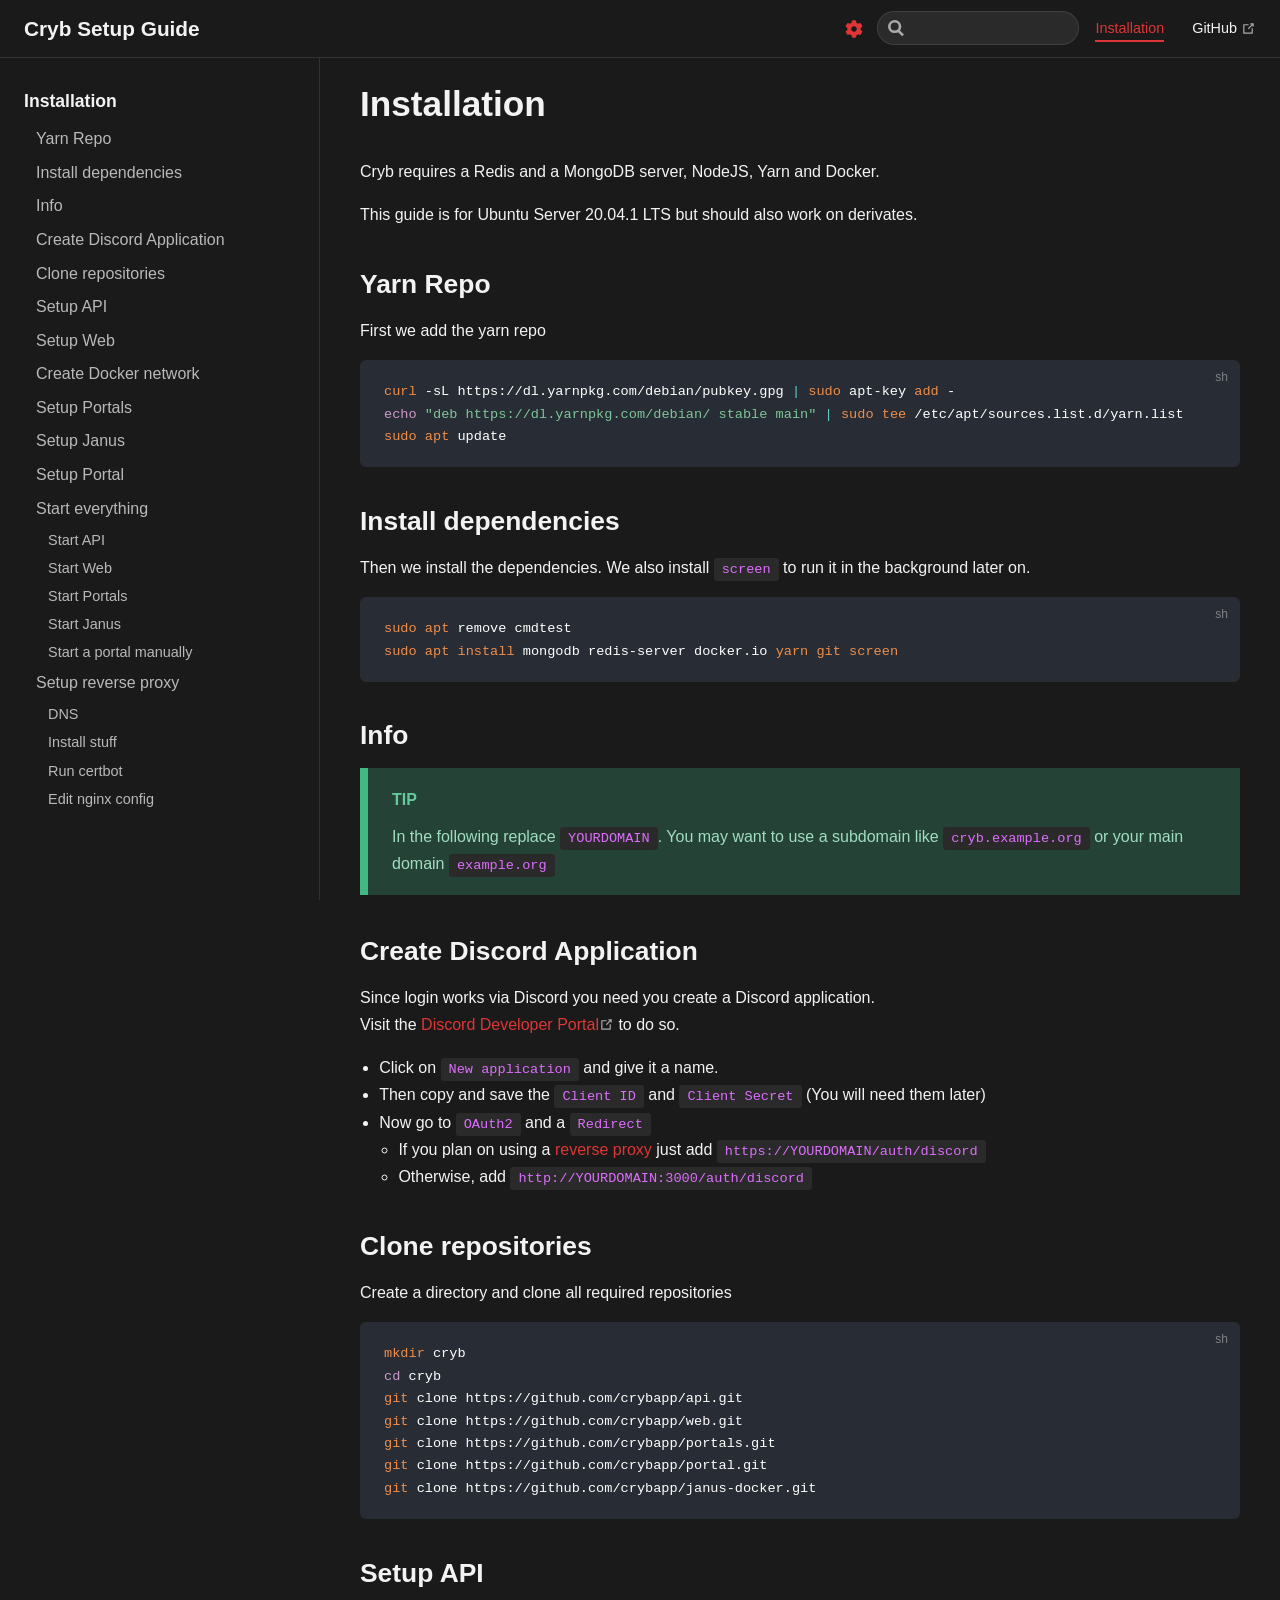
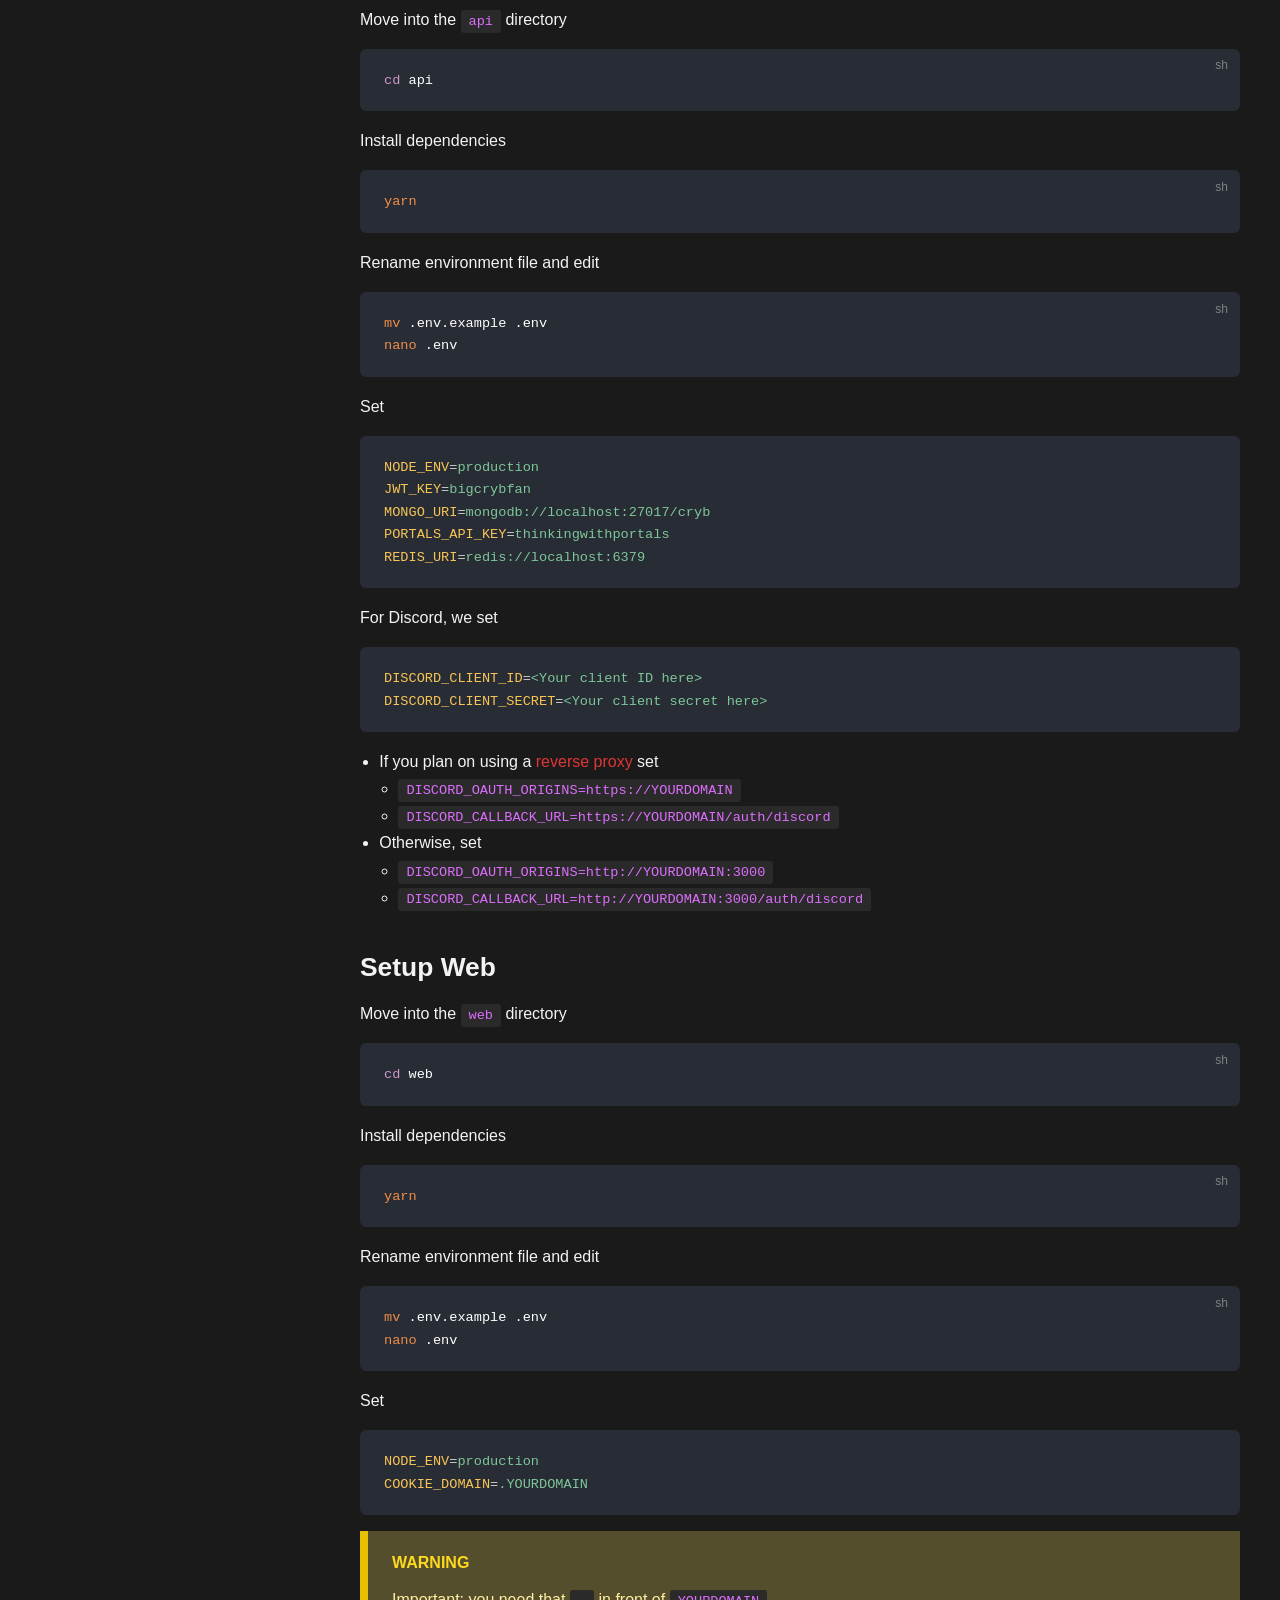
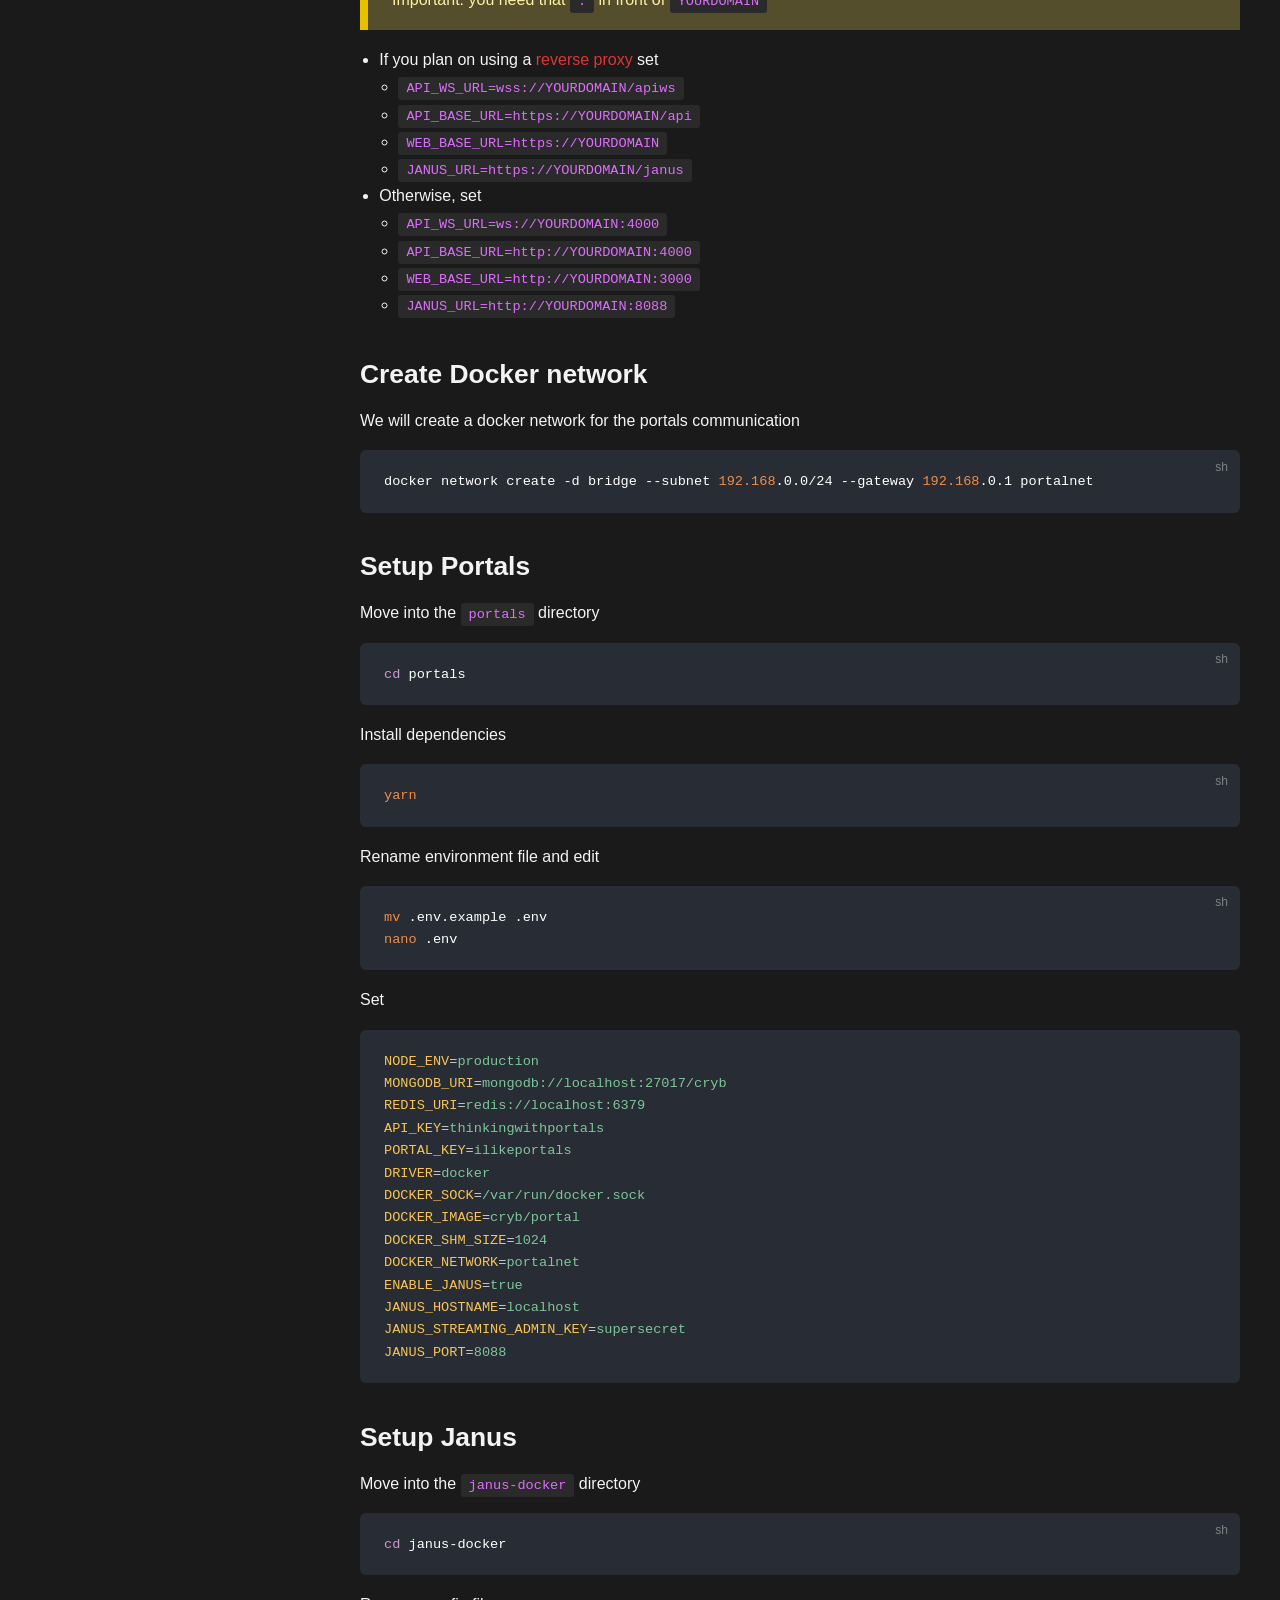
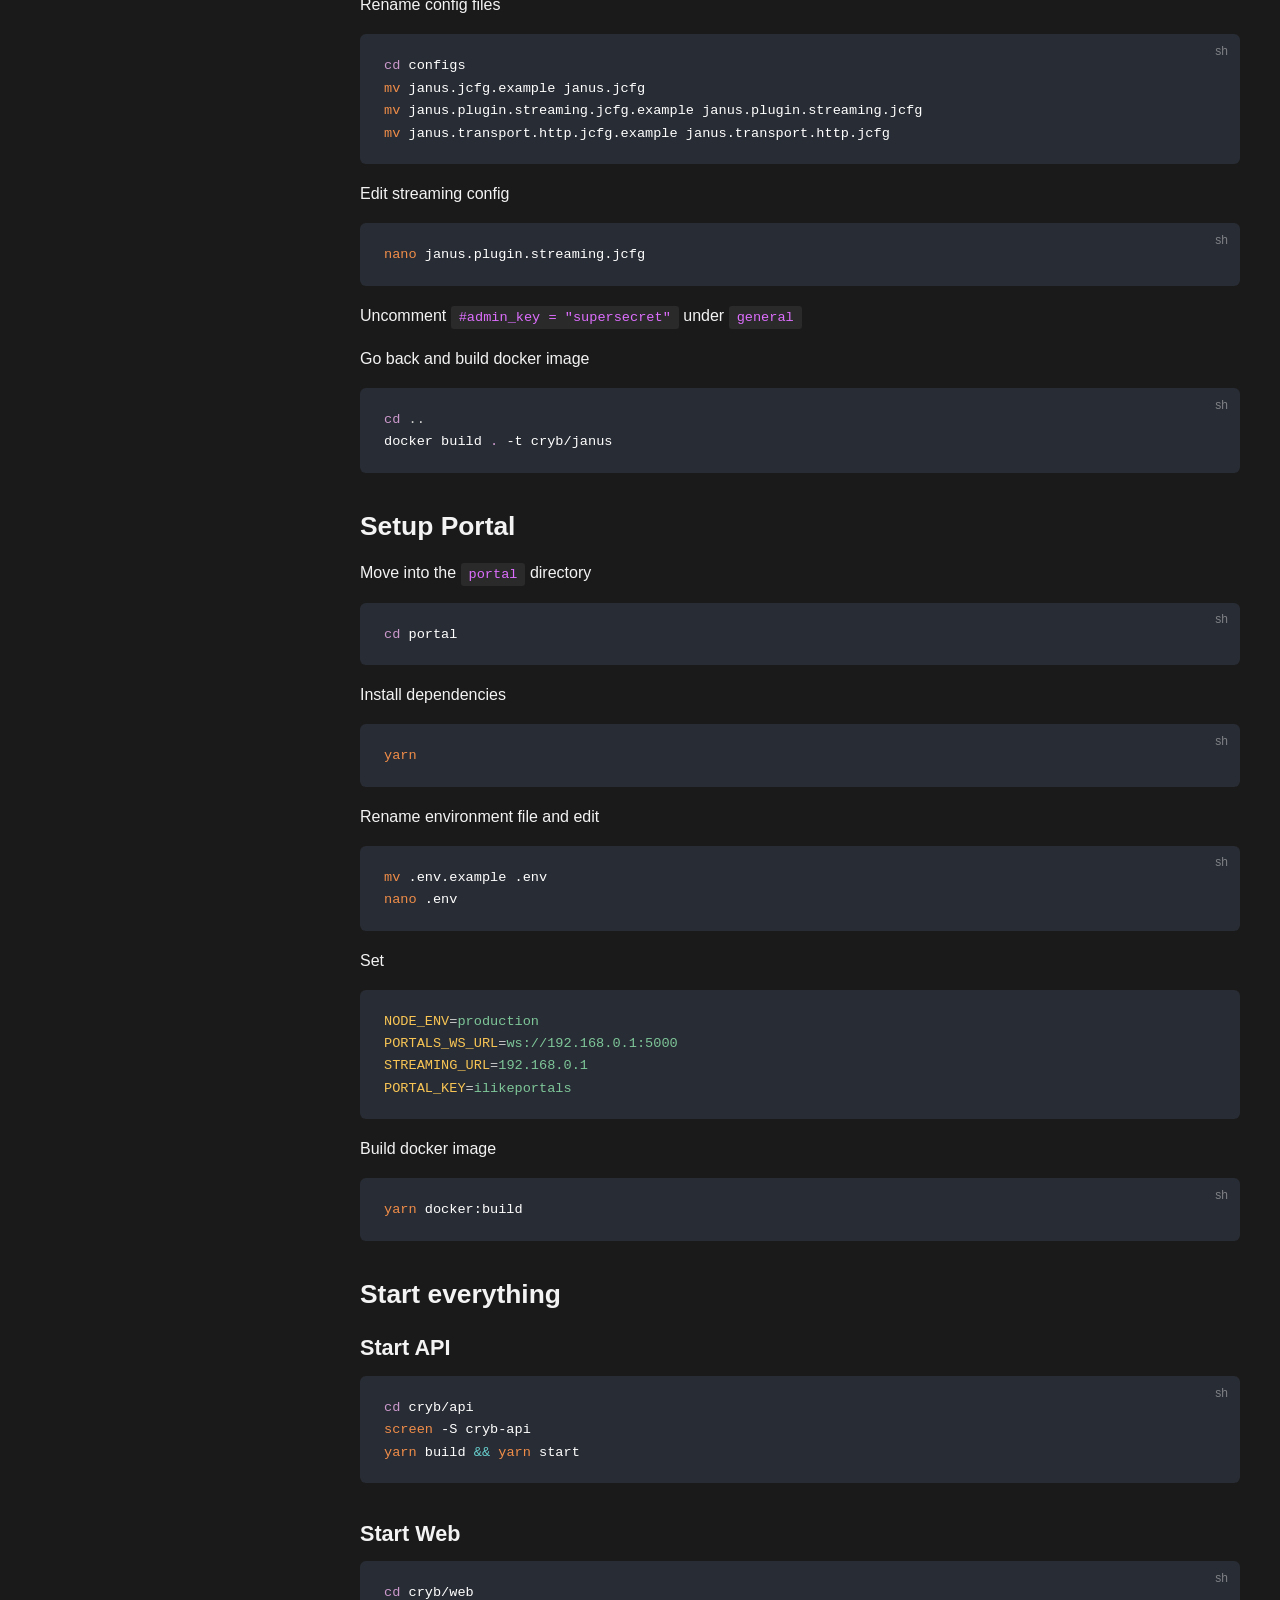
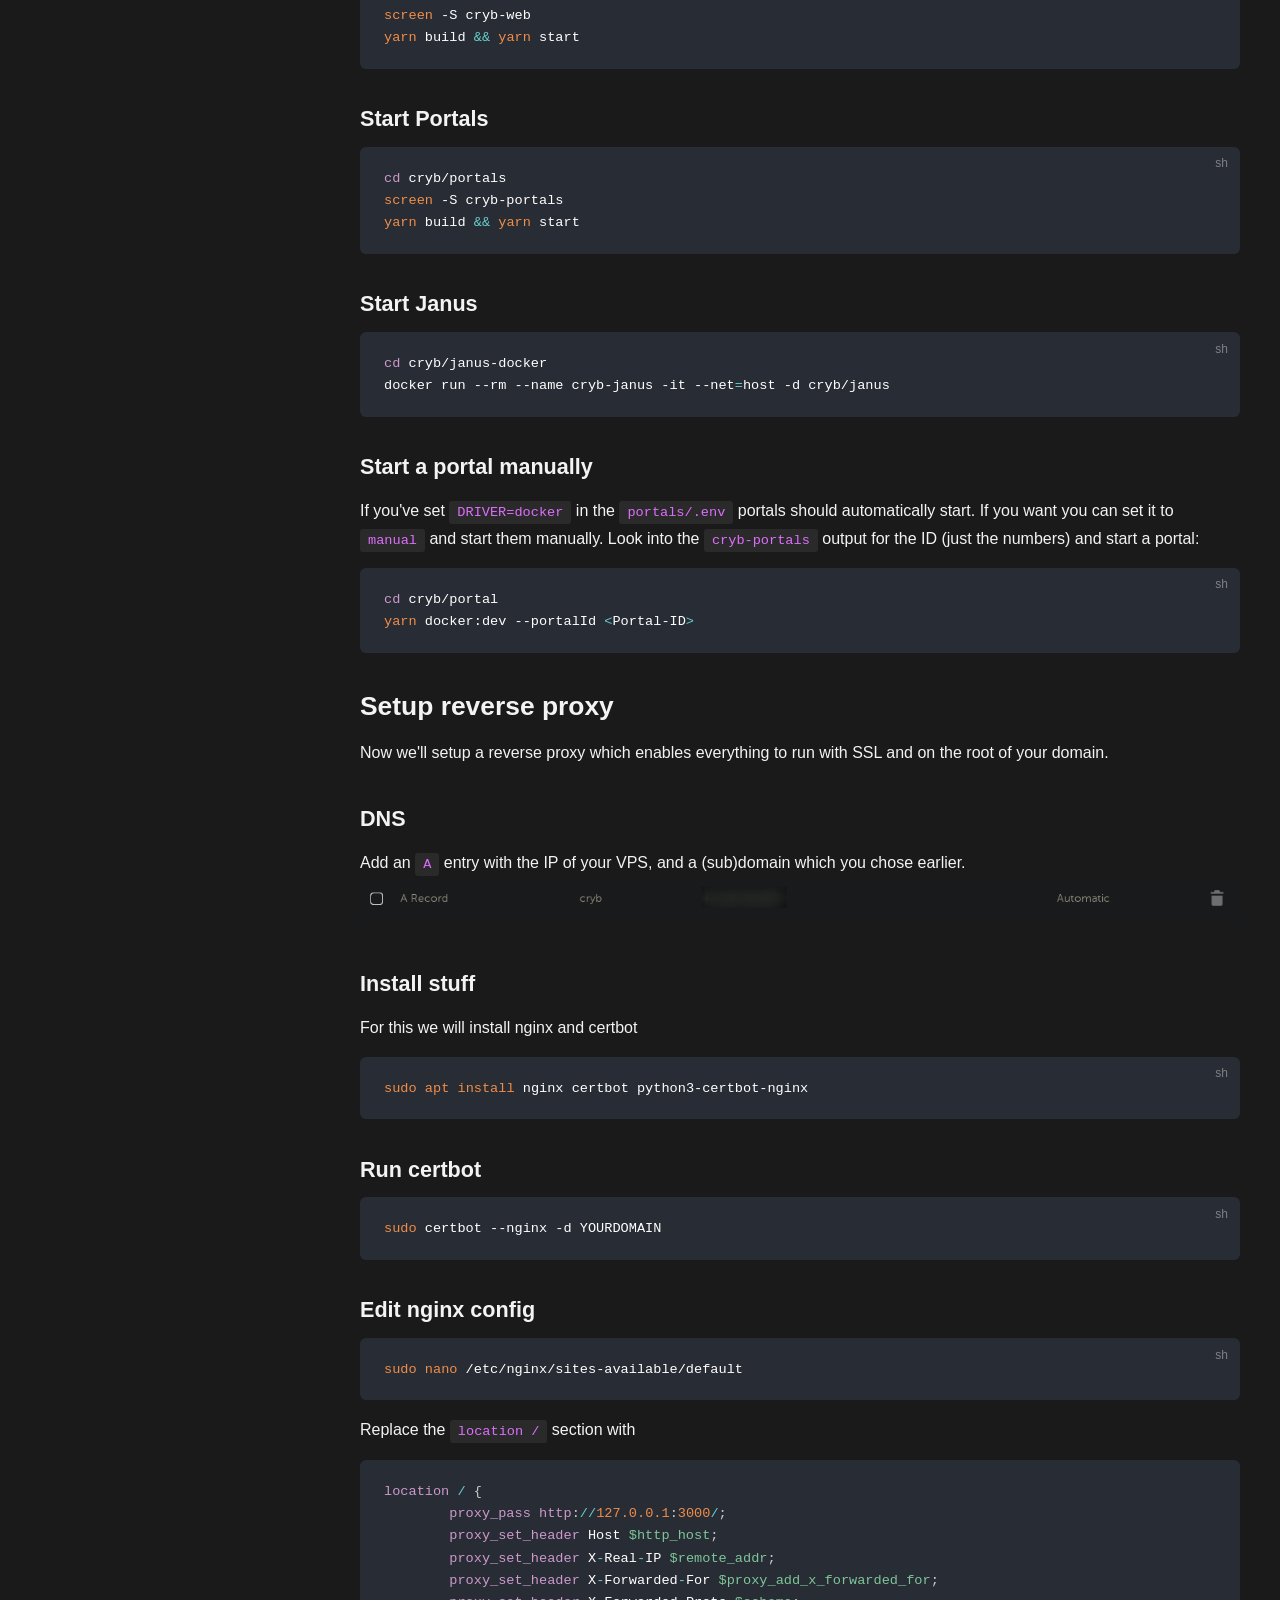
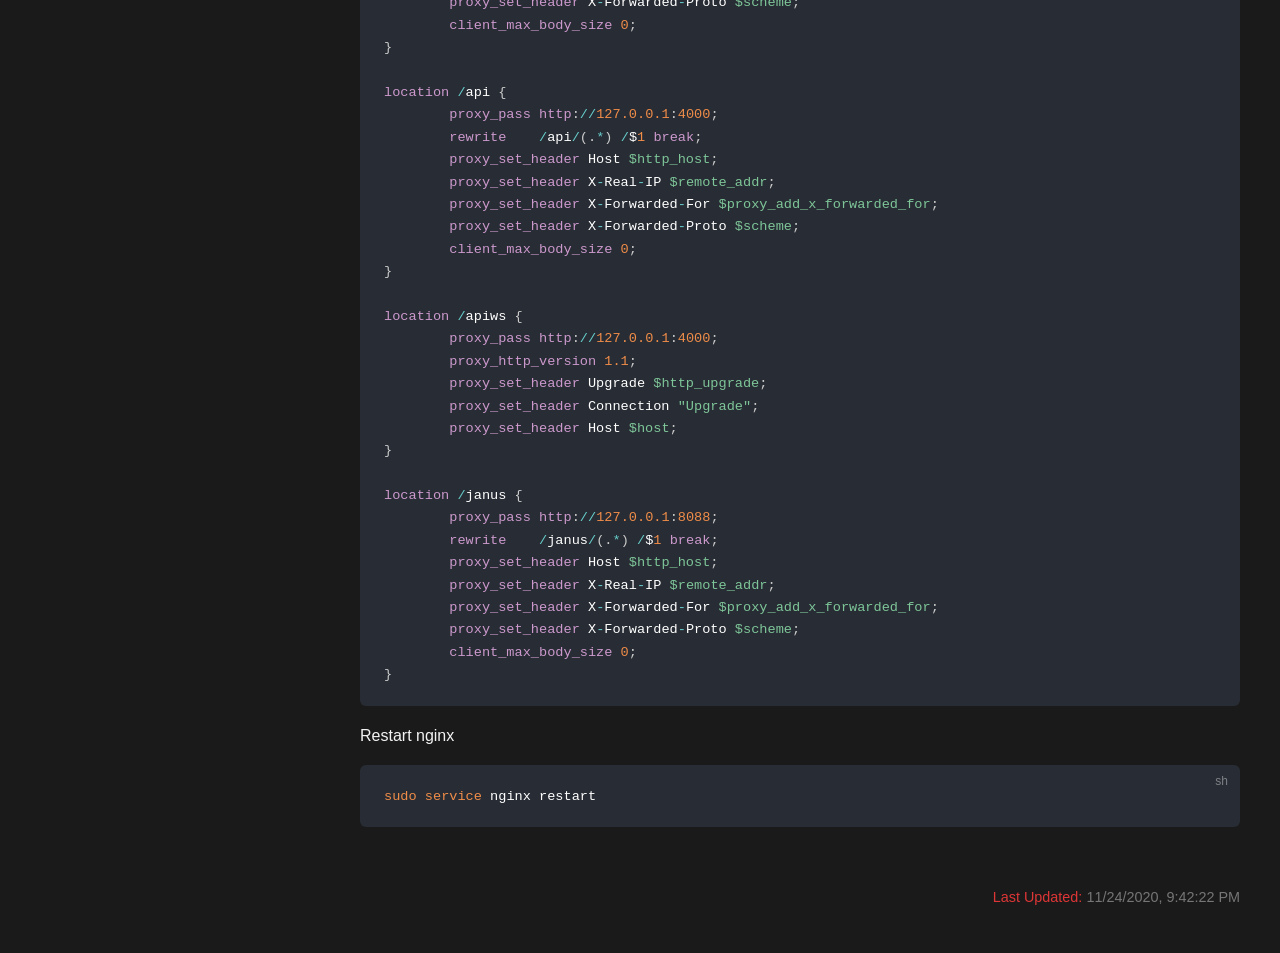
<file: installation/index.html>
<!DOCTYPE html>
<html lang="en-US">
  <head>
    <meta charset="utf-8">
    <meta name="viewport" content="width=device-width,initial-scale=1">
    <title>Installation | Cryb Setup Guide</title>
    <meta name="generator" content="VuePress 1.7.1">
    
    <meta name="description" content="My setup guide for Cryb">
    <meta name="theme-color" content="#3eaf7c">
    <meta name="apple-mobile-web-app-capable" content="yes">
    <meta name="apple-mobile-web-app-status-bar-style" content="black">
    <meta name="viewport" content="width=device-width, initial-scale=1">
    
    <link rel="preload" href="/assets/css/0.styles.5ed45e03.css" as="style"><link rel="preload" href="/assets/js/app.8caf2c07.js" as="script"><link rel="preload" href="/assets/js/2.c0fec68e.js" as="script"><link rel="preload" href="/assets/js/7.e1ebfb1e.js" as="script"><link rel="prefetch" href="/assets/js/3.9a941c4c.js"><link rel="prefetch" href="/assets/js/4.674e050c.js"><link rel="prefetch" href="/assets/js/5.f1f358ad.js"><link rel="prefetch" href="/assets/js/6.748a3d77.js"><link rel="prefetch" href="/assets/js/8.876753a0.js">
    <link rel="stylesheet" href="/assets/css/0.styles.5ed45e03.css">
  </head>
  <body>
    <div id="app" data-server-rendered="true"><div class="theme-container"><header class="navbar"><div class="sidebar-button"><svg xmlns="http://www.w3.org/2000/svg" aria-hidden="true" role="img" viewBox="0 0 448 512" class="icon"><path fill="currentColor" d="M436 124H12c-6.627 0-12-5.373-12-12V80c0-6.627 5.373-12 12-12h424c6.627 0 12 5.373 12 12v32c0 6.627-5.373 12-12 12zm0 160H12c-6.627 0-12-5.373-12-12v-32c0-6.627 5.373-12 12-12h424c6.627 0 12 5.373 12 12v32c0 6.627-5.373 12-12 12zm0 160H12c-6.627 0-12-5.373-12-12v-32c0-6.627 5.373-12 12-12h424c6.627 0 12 5.373 12 12v32c0 6.627-5.373 12-12 12z"></path></svg></div> <a href="/" class="home-link router-link-active"><!----> <span class="site-name">Cryb Setup Guide</span></a> <div class="links"><!----> <div class="user-settings"><a href="#" class="settings-button"><svg aria-hidden="true" data-prefix="fas" data-icon="cog" role="img" xmlns="http://www.w3.org/2000/svg" viewBox="0 0 512 512" class="svg-inline--fa fa-cog fa-w-16 settings-icon"><path fill="currentColor" d="M444.788 291.1l42.616 24.599c4.867 2.809 7.126 8.618 5.459 13.985-11.07 35.642-29.97 67.842-54.689 94.586a12.016 12.016 0 0 1-14.832 2.254l-42.584-24.595a191.577 191.577 0 0 1-60.759 35.13v49.182a12.01 12.01 0 0 1-9.377 11.718c-34.956 7.85-72.499 8.256-109.219.007-5.49-1.233-9.403-6.096-9.403-11.723v-49.184a191.555 191.555 0 0 1-60.759-35.13l-42.584 24.595a12.016 12.016 0 0 1-14.832-2.254c-24.718-26.744-43.619-58.944-54.689-94.586-1.667-5.366.592-11.175 5.459-13.985L67.212 291.1a193.48 193.48 0 0 1 0-70.199l-42.616-24.599c-4.867-2.809-7.126-8.618-5.459-13.985 11.07-35.642 29.97-67.842 54.689-94.586a12.016 12.016 0 0 1 14.832-2.254l42.584 24.595a191.577 191.577 0 0 1 60.759-35.13V25.759a12.01 12.01 0 0 1 9.377-11.718c34.956-7.85 72.499-8.256 109.219-.007 5.49 1.233 9.403 6.096 9.403 11.723v49.184a191.555 191.555 0 0 1 60.759 35.13l42.584-24.595a12.016 12.016 0 0 1 14.832 2.254c24.718 26.744 43.619 58.944 54.689 94.586 1.667 5.366-.592 11.175-5.459 13.985L444.788 220.9a193.485 193.485 0 0 1 0 70.2zM336 256c0-44.112-35.888-80-80-80s-80 35.888-80 80 35.888 80 80 80 80-35.888 80-80z"></path></svg></a> <div class="user-settings-menu" style="display:none;"><div class="theme-options"><!----> <!----> <div class="dark-theme-options toggle-option"><label for="dark-theme-toggle">Enable Dark Theme?</label> <input id="dark-theme-toggle" type="checkbox"></div> <!----> <!----></div></div></div> <!----> <div class="search-box"><input aria-label="Search" autocomplete="off" spellcheck="false" value=""> <!----></div> <nav class="nav-links can-hide"><div class="nav-item"><a href="/installation/" aria-current="page" class="nav-link router-link-exact-active router-link-active">
  Installation
</a></div> <a href="https://github.com/D3SOX/cryb-guide" target="_blank" rel="noopener noreferrer" class="repo-link">
    GitHub
    <span><svg xmlns="http://www.w3.org/2000/svg" aria-hidden="true" focusable="false" x="0px" y="0px" viewBox="0 0 100 100" width="15" height="15" class="icon outbound"><path fill="currentColor" d="M18.8,85.1h56l0,0c2.2,0,4-1.8,4-4v-32h-8v28h-48v-48h28v-8h-32l0,0c-2.2,0-4,1.8-4,4v56C14.8,83.3,16.6,85.1,18.8,85.1z"></path> <polygon fill="currentColor" points="45.7,48.7 51.3,54.3 77.2,28.5 77.2,37.2 85.2,37.2 85.2,14.9 62.8,14.9 62.8,22.9 71.5,22.9"></polygon></svg> <span class="sr-only">(opens new window)</span></span></a></nav></div></header> <div class="sidebar-mask"></div> <aside class="sidebar"><nav class="nav-links"><div class="nav-item"><a href="/installation/" aria-current="page" class="nav-link router-link-exact-active router-link-active">
  Installation
</a></div> <a href="https://github.com/D3SOX/cryb-guide" target="_blank" rel="noopener noreferrer" class="repo-link">
    GitHub
    <span><svg xmlns="http://www.w3.org/2000/svg" aria-hidden="true" focusable="false" x="0px" y="0px" viewBox="0 0 100 100" width="15" height="15" class="icon outbound"><path fill="currentColor" d="M18.8,85.1h56l0,0c2.2,0,4-1.8,4-4v-32h-8v28h-48v-48h28v-8h-32l0,0c-2.2,0-4,1.8-4,4v56C14.8,83.3,16.6,85.1,18.8,85.1z"></path> <polygon fill="currentColor" points="45.7,48.7 51.3,54.3 77.2,28.5 77.2,37.2 85.2,37.2 85.2,14.9 62.8,14.9 62.8,22.9 71.5,22.9"></polygon></svg> <span class="sr-only">(opens new window)</span></span></a></nav>  <ul class="sidebar-links"><li><section class="sidebar-group depth-0"><p class="sidebar-heading open"><span>Installation</span> <!----></p> <ul class="sidebar-links sidebar-group-items"><li><a href="/installation/#yarn-repo" class="sidebar-link">Yarn Repo</a><ul class="sidebar-sub-headers"></ul></li><li><a href="/installation/#install-dependencies" class="sidebar-link">Install dependencies</a><ul class="sidebar-sub-headers"></ul></li><li><a href="/installation/#info" class="sidebar-link">Info</a><ul class="sidebar-sub-headers"></ul></li><li><a href="/installation/#create-discord-application" class="sidebar-link">Create Discord Application</a><ul class="sidebar-sub-headers"></ul></li><li><a href="/installation/#clone-repositories" class="sidebar-link">Clone repositories</a><ul class="sidebar-sub-headers"></ul></li><li><a href="/installation/#setup-api" class="sidebar-link">Setup API</a><ul class="sidebar-sub-headers"></ul></li><li><a href="/installation/#setup-web" class="sidebar-link">Setup Web</a><ul class="sidebar-sub-headers"></ul></li><li><a href="/installation/#create-docker-network" class="sidebar-link">Create Docker network</a><ul class="sidebar-sub-headers"></ul></li><li><a href="/installation/#setup-portals" class="sidebar-link">Setup Portals</a><ul class="sidebar-sub-headers"></ul></li><li><a href="/installation/#setup-janus" class="sidebar-link">Setup Janus</a><ul class="sidebar-sub-headers"></ul></li><li><a href="/installation/#setup-portal" class="sidebar-link">Setup Portal</a><ul class="sidebar-sub-headers"></ul></li><li><a href="/installation/#start-everything" class="sidebar-link">Start everything</a><ul class="sidebar-sub-headers"><li class="sidebar-sub-header"><a href="/installation/#start-api" class="sidebar-link">Start API</a></li><li class="sidebar-sub-header"><a href="/installation/#start-web" class="sidebar-link">Start Web</a></li><li class="sidebar-sub-header"><a href="/installation/#start-portals" class="sidebar-link">Start Portals</a></li><li class="sidebar-sub-header"><a href="/installation/#start-janus" class="sidebar-link">Start Janus</a></li><li class="sidebar-sub-header"><a href="/installation/#start-a-portal-manually" class="sidebar-link">Start a portal manually</a></li></ul></li><li><a href="/installation/#setup-reverse-proxy" class="sidebar-link">Setup reverse proxy</a><ul class="sidebar-sub-headers"><li class="sidebar-sub-header"><a href="/installation/#dns" class="sidebar-link">DNS</a></li><li class="sidebar-sub-header"><a href="/installation/#install-stuff" class="sidebar-link">Install stuff</a></li><li class="sidebar-sub-header"><a href="/installation/#run-certbot" class="sidebar-link">Run certbot</a></li><li class="sidebar-sub-header"><a href="/installation/#edit-nginx-config" class="sidebar-link">Edit nginx config</a></li></ul></li></ul></section></li></ul> </aside> <main class="page"> <div class="theme-default-content content__default"><h1 id="installation"><a href="#installation" class="header-anchor">#</a> Installation</h1> <p>Cryb requires a Redis and a MongoDB server, NodeJS, Yarn and Docker.</p> <p>This guide is for Ubuntu Server 20.04.1 LTS but should also work on derivates.</p> <h2 id="yarn-repo"><a href="#yarn-repo" class="header-anchor">#</a> Yarn Repo</h2> <p>First we add the yarn repo</p> <div class="language-bash extra-class"><pre class="language-bash"><code><span class="token function">curl</span> -sL https://dl.yarnpkg.com/debian/pubkey.gpg <span class="token operator">|</span> <span class="token function">sudo</span> apt-key <span class="token function">add</span> -
<span class="token builtin class-name">echo</span> <span class="token string">&quot;deb https://dl.yarnpkg.com/debian/ stable main&quot;</span> <span class="token operator">|</span> <span class="token function">sudo</span> <span class="token function">tee</span> /etc/apt/sources.list.d/yarn.list
<span class="token function">sudo</span> <span class="token function">apt</span> update
</code></pre></div><h2 id="install-dependencies"><a href="#install-dependencies" class="header-anchor">#</a> Install dependencies</h2> <p>Then we install the dependencies. We also install <code>screen</code> to run it in the background later on.</p> <div class="language-bash extra-class"><pre class="language-bash"><code><span class="token function">sudo</span> <span class="token function">apt</span> remove cmdtest
<span class="token function">sudo</span> <span class="token function">apt</span> <span class="token function">install</span> mongodb redis-server docker.io <span class="token function">yarn</span> <span class="token function">git</span> <span class="token function">screen</span>
</code></pre></div><h2 id="info"><a href="#info" class="header-anchor">#</a> Info</h2> <div class="custom-block tip"><p class="custom-block-title">TIP</p> <p>In the following replace <code>YOURDOMAIN</code>. You may want to use a subdomain like <code>cryb.example.org</code> or your main domain <code>example.org</code></p></div> <h2 id="create-discord-application"><a href="#create-discord-application" class="header-anchor">#</a> Create Discord Application</h2> <p>Since login works via Discord you need you create a Discord application.<br>
Visit the <a href="https://discord.com/developers/applications" target="_blank" rel="noopener noreferrer">Discord Developer Portal<span><svg xmlns="http://www.w3.org/2000/svg" aria-hidden="true" focusable="false" x="0px" y="0px" viewBox="0 0 100 100" width="15" height="15" class="icon outbound"><path fill="currentColor" d="M18.8,85.1h56l0,0c2.2,0,4-1.8,4-4v-32h-8v28h-48v-48h28v-8h-32l0,0c-2.2,0-4,1.8-4,4v56C14.8,83.3,16.6,85.1,18.8,85.1z"></path> <polygon fill="currentColor" points="45.7,48.7 51.3,54.3 77.2,28.5 77.2,37.2 85.2,37.2 85.2,14.9 62.8,14.9 62.8,22.9 71.5,22.9"></polygon></svg> <span class="sr-only">(opens new window)</span></span></a> to do so.</p> <ul><li>Click on <code>New application</code> and give it a name.</li> <li>Then copy and save the <code>Client ID</code> and <code>Client Secret</code> (You will need them later)</li> <li>Now go to <code>OAuth2</code> and a <code>Redirect</code> <ul><li>If you plan on using a <a href="/installation/#setup-reverse-proxy">reverse proxy</a> just add <code>https://YOURDOMAIN/auth/discord</code></li> <li>Otherwise, add <code>http://YOURDOMAIN:3000/auth/discord</code></li></ul></li></ul> <h2 id="clone-repositories"><a href="#clone-repositories" class="header-anchor">#</a> Clone repositories</h2> <p>Create a directory and clone all required repositories</p> <div class="language-bash extra-class"><pre class="language-bash"><code><span class="token function">mkdir</span> cryb
<span class="token builtin class-name">cd</span> cryb
<span class="token function">git</span> clone https://github.com/crybapp/api.git
<span class="token function">git</span> clone https://github.com/crybapp/web.git
<span class="token function">git</span> clone https://github.com/crybapp/portals.git
<span class="token function">git</span> clone https://github.com/crybapp/portal.git
<span class="token function">git</span> clone https://github.com/crybapp/janus-docker.git
</code></pre></div><h2 id="setup-api"><a href="#setup-api" class="header-anchor">#</a> Setup API</h2> <p>Move into the <code>api</code> directory</p> <div class="language-bash extra-class"><pre class="language-bash"><code><span class="token builtin class-name">cd</span> api
</code></pre></div><p>Install dependencies</p> <div class="language-bash extra-class"><pre class="language-bash"><code><span class="token function">yarn</span>
</code></pre></div><p>Rename environment file and edit</p> <div class="language-bash extra-class"><pre class="language-bash"><code><span class="token function">mv</span> .env.example .env
<span class="token function">nano</span> .env
</code></pre></div><p>Set</p> <div class="language-ini extra-class"><pre class="language-ini"><code><span class="token constant">NODE_ENV</span><span class="token attr-value"><span class="token punctuation">=</span>production</span>
<span class="token constant">JWT_KEY</span><span class="token attr-value"><span class="token punctuation">=</span>bigcrybfan</span>
<span class="token constant">MONGO_URI</span><span class="token attr-value"><span class="token punctuation">=</span>mongodb://localhost:27017/cryb</span>
<span class="token constant">PORTALS_API_KEY</span><span class="token attr-value"><span class="token punctuation">=</span>thinkingwithportals</span>
<span class="token constant">REDIS_URI</span><span class="token attr-value"><span class="token punctuation">=</span>redis://localhost:6379</span>
</code></pre></div><p>For Discord, we set</p> <div class="language-ini extra-class"><pre class="language-ini"><code><span class="token constant">DISCORD_CLIENT_ID</span><span class="token attr-value"><span class="token punctuation">=</span>&lt;Your client ID here&gt;</span>
<span class="token constant">DISCORD_CLIENT_SECRET</span><span class="token attr-value"><span class="token punctuation">=</span>&lt;Your client secret here&gt;</span>
</code></pre></div><ul><li>If you plan on using a <a href="/installation/#setup-reverse-proxy">reverse proxy</a> set
<ul><li><code>DISCORD_OAUTH_ORIGINS=https://YOURDOMAIN</code></li> <li><code>DISCORD_CALLBACK_URL=https://YOURDOMAIN/auth/discord</code></li></ul></li> <li>Otherwise, set
<ul><li><code>DISCORD_OAUTH_ORIGINS=http://YOURDOMAIN:3000</code></li> <li><code>DISCORD_CALLBACK_URL=http://YOURDOMAIN:3000/auth/discord</code></li></ul></li></ul> <h2 id="setup-web"><a href="#setup-web" class="header-anchor">#</a> Setup Web</h2> <p>Move into the <code>web</code> directory</p> <div class="language-bash extra-class"><pre class="language-bash"><code><span class="token builtin class-name">cd</span> web
</code></pre></div><p>Install dependencies</p> <div class="language-bash extra-class"><pre class="language-bash"><code><span class="token function">yarn</span>
</code></pre></div><p>Rename environment file and edit</p> <div class="language-bash extra-class"><pre class="language-bash"><code><span class="token function">mv</span> .env.example .env
<span class="token function">nano</span> .env
</code></pre></div><p>Set</p> <div class="language-ini extra-class"><pre class="language-ini"><code><span class="token constant">NODE_ENV</span><span class="token attr-value"><span class="token punctuation">=</span>production</span>
<span class="token constant">COOKIE_DOMAIN</span><span class="token attr-value"><span class="token punctuation">=</span>.YOURDOMAIN</span>
</code></pre></div><div class="custom-block warning"><p class="custom-block-title">WARNING</p> <p>Important: you need that <code>.</code> in front of <code>YOURDOMAIN</code></p></div> <ul><li>If you plan on using a <a href="/installation/#setup-reverse-proxy">reverse proxy</a> set
<ul><li><code>API_WS_URL=wss://YOURDOMAIN/apiws</code></li> <li><code>API_BASE_URL=https://YOURDOMAIN/api</code></li> <li><code>WEB_BASE_URL=https://YOURDOMAIN</code></li> <li><code>JANUS_URL=https://YOURDOMAIN/janus</code></li></ul></li> <li>Otherwise, set
<ul><li><code>API_WS_URL=ws://YOURDOMAIN:4000</code></li> <li><code>API_BASE_URL=http://YOURDOMAIN:4000</code></li> <li><code>WEB_BASE_URL=http://YOURDOMAIN:3000</code></li> <li><code>JANUS_URL=http://YOURDOMAIN:8088</code></li></ul></li></ul> <h2 id="create-docker-network"><a href="#create-docker-network" class="header-anchor">#</a> Create Docker network</h2> <p>We will create a docker network for the portals communication</p> <div class="language-bash extra-class"><pre class="language-bash"><code>docker network create -d bridge --subnet <span class="token number">192.168</span>.0.0/24 --gateway <span class="token number">192.168</span>.0.1 portalnet
</code></pre></div><h2 id="setup-portals"><a href="#setup-portals" class="header-anchor">#</a> Setup Portals</h2> <p>Move into the <code>portals</code> directory</p> <div class="language-bash extra-class"><pre class="language-bash"><code><span class="token builtin class-name">cd</span> portals
</code></pre></div><p>Install dependencies</p> <div class="language-bash extra-class"><pre class="language-bash"><code><span class="token function">yarn</span>
</code></pre></div><p>Rename environment file and edit</p> <div class="language-bash extra-class"><pre class="language-bash"><code><span class="token function">mv</span> .env.example .env
<span class="token function">nano</span> .env
</code></pre></div><p>Set</p> <div class="language-ini extra-class"><pre class="language-ini"><code><span class="token constant">NODE_ENV</span><span class="token attr-value"><span class="token punctuation">=</span>production</span>
<span class="token constant">MONGODB_URI</span><span class="token attr-value"><span class="token punctuation">=</span>mongodb://localhost:27017/cryb</span>
<span class="token constant">REDIS_URI</span><span class="token attr-value"><span class="token punctuation">=</span>redis://localhost:6379</span>
<span class="token constant">API_KEY</span><span class="token attr-value"><span class="token punctuation">=</span>thinkingwithportals</span>
<span class="token constant">PORTAL_KEY</span><span class="token attr-value"><span class="token punctuation">=</span>ilikeportals</span>
<span class="token constant">DRIVER</span><span class="token attr-value"><span class="token punctuation">=</span>docker</span>
<span class="token constant">DOCKER_SOCK</span><span class="token attr-value"><span class="token punctuation">=</span>/var/run/docker.sock</span>
<span class="token constant">DOCKER_IMAGE</span><span class="token attr-value"><span class="token punctuation">=</span>cryb/portal</span>
<span class="token constant">DOCKER_SHM_SIZE</span><span class="token attr-value"><span class="token punctuation">=</span>1024</span>
<span class="token constant">DOCKER_NETWORK</span><span class="token attr-value"><span class="token punctuation">=</span>portalnet</span>
<span class="token constant">ENABLE_JANUS</span><span class="token attr-value"><span class="token punctuation">=</span>true</span>
<span class="token constant">JANUS_HOSTNAME</span><span class="token attr-value"><span class="token punctuation">=</span>localhost</span>
<span class="token constant">JANUS_STREAMING_ADMIN_KEY</span><span class="token attr-value"><span class="token punctuation">=</span>supersecret</span>
<span class="token constant">JANUS_PORT</span><span class="token attr-value"><span class="token punctuation">=</span>8088</span>
</code></pre></div><h2 id="setup-janus"><a href="#setup-janus" class="header-anchor">#</a> Setup Janus</h2> <p>Move into the <code>janus-docker</code> directory</p> <div class="language-bash extra-class"><pre class="language-bash"><code><span class="token builtin class-name">cd</span> janus-docker
</code></pre></div><p>Rename config files</p> <div class="language-bash extra-class"><pre class="language-bash"><code><span class="token builtin class-name">cd</span> configs
<span class="token function">mv</span> janus.jcfg.example janus.jcfg
<span class="token function">mv</span> janus.plugin.streaming.jcfg.example janus.plugin.streaming.jcfg
<span class="token function">mv</span> janus.transport.http.jcfg.example janus.transport.http.jcfg
</code></pre></div><p>Edit streaming config</p> <div class="language-bash extra-class"><pre class="language-bash"><code><span class="token function">nano</span> janus.plugin.streaming.jcfg
</code></pre></div><p>Uncomment <code>#admin_key = &quot;supersecret&quot;</code> under <code>general</code></p> <p>Go back and build docker image</p> <div class="language-bash extra-class"><pre class="language-bash"><code><span class="token builtin class-name">cd</span> <span class="token punctuation">..</span>
docker build <span class="token builtin class-name">.</span> -t cryb/janus
</code></pre></div><h2 id="setup-portal"><a href="#setup-portal" class="header-anchor">#</a> Setup Portal</h2> <p>Move into the <code>portal</code> directory</p> <div class="language-bash extra-class"><pre class="language-bash"><code><span class="token builtin class-name">cd</span> portal
</code></pre></div><p>Install dependencies</p> <div class="language-bash extra-class"><pre class="language-bash"><code><span class="token function">yarn</span>
</code></pre></div><p>Rename environment file and edit</p> <div class="language-bash extra-class"><pre class="language-bash"><code><span class="token function">mv</span> .env.example .env
<span class="token function">nano</span> .env
</code></pre></div><p>Set</p> <div class="language-ini extra-class"><pre class="language-ini"><code><span class="token constant">NODE_ENV</span><span class="token attr-value"><span class="token punctuation">=</span>production</span>
<span class="token constant">PORTALS_WS_URL</span><span class="token attr-value"><span class="token punctuation">=</span>ws://192.168.0.1:5000</span>
<span class="token constant">STREAMING_URL</span><span class="token attr-value"><span class="token punctuation">=</span>192.168.0.1</span>
<span class="token constant">PORTAL_KEY</span><span class="token attr-value"><span class="token punctuation">=</span>ilikeportals</span>
</code></pre></div><p>Build docker image</p> <div class="language-bash extra-class"><pre class="language-bash"><code><span class="token function">yarn</span> docker:build
</code></pre></div><h2 id="start-everything"><a href="#start-everything" class="header-anchor">#</a> Start everything</h2> <h3 id="start-api"><a href="#start-api" class="header-anchor">#</a> Start API</h3> <div class="language-bash extra-class"><pre class="language-bash"><code><span class="token builtin class-name">cd</span> cryb/api
<span class="token function">screen</span> -S cryb-api
<span class="token function">yarn</span> build <span class="token operator">&amp;&amp;</span> <span class="token function">yarn</span> start
</code></pre></div><h3 id="start-web"><a href="#start-web" class="header-anchor">#</a> Start Web</h3> <div class="language-bash extra-class"><pre class="language-bash"><code><span class="token builtin class-name">cd</span> cryb/web
<span class="token function">screen</span> -S cryb-web
<span class="token function">yarn</span> build <span class="token operator">&amp;&amp;</span> <span class="token function">yarn</span> start
</code></pre></div><h3 id="start-portals"><a href="#start-portals" class="header-anchor">#</a> Start Portals</h3> <div class="language-bash extra-class"><pre class="language-bash"><code><span class="token builtin class-name">cd</span> cryb/portals
<span class="token function">screen</span> -S cryb-portals
<span class="token function">yarn</span> build <span class="token operator">&amp;&amp;</span> <span class="token function">yarn</span> start
</code></pre></div><h3 id="start-janus"><a href="#start-janus" class="header-anchor">#</a> Start Janus</h3> <div class="language-bash extra-class"><pre class="language-bash"><code><span class="token builtin class-name">cd</span> cryb/janus-docker
docker run --rm --name cryb-janus -it --net<span class="token operator">=</span>host -d cryb/janus
</code></pre></div><h3 id="start-a-portal-manually"><a href="#start-a-portal-manually" class="header-anchor">#</a> Start a portal manually</h3> <p>If you've set <code>DRIVER=docker</code> in the <code>portals/.env</code> portals should automatically start. If you want you can set it to <code>manual</code> and start them manually.
Look into the <code>cryb-portals</code> output for the ID (just the numbers) and start a portal:</p> <div class="language-bash extra-class"><pre class="language-bash"><code><span class="token builtin class-name">cd</span> cryb/portal
<span class="token function">yarn</span> docker:dev --portalId <span class="token operator">&lt;</span>Portal-ID<span class="token operator">&gt;</span>
</code></pre></div><h2 id="setup-reverse-proxy"><a href="#setup-reverse-proxy" class="header-anchor">#</a> Setup reverse proxy</h2> <p>Now we'll setup a reverse proxy which enables everything to run with SSL and on the root of your domain.</p> <h3 id="dns"><a href="#dns" class="header-anchor">#</a> DNS</h3> <p>Add an <code>A</code> entry with the IP of your VPS, and a (sub)domain which you chose earlier.
<img src="[data-uri]" alt="DNS Setup"></p> <h3 id="install-stuff"><a href="#install-stuff" class="header-anchor">#</a> Install stuff</h3> <p>For this we will install nginx and certbot</p> <div class="language-bash extra-class"><pre class="language-bash"><code><span class="token function">sudo</span> <span class="token function">apt</span> <span class="token function">install</span> nginx certbot python3-certbot-nginx
</code></pre></div><h3 id="run-certbot"><a href="#run-certbot" class="header-anchor">#</a> Run certbot</h3> <div class="language-bash extra-class"><pre class="language-bash"><code><span class="token function">sudo</span> certbot --nginx -d YOURDOMAIN
</code></pre></div><h3 id="edit-nginx-config"><a href="#edit-nginx-config" class="header-anchor">#</a> Edit nginx config</h3> <div class="language-bash extra-class"><pre class="language-bash"><code><span class="token function">sudo</span> <span class="token function">nano</span> /etc/nginx/sites-available/default
</code></pre></div><p>Replace the <code>location /</code> section with</p> <div class="language-nginx extra-class"><pre class="language-nginx"><code><span class="token keyword">location</span> <span class="token operator">/</span> <span class="token punctuation">{</span>
        <span class="token keyword">proxy_pass</span> <span class="token keyword">http</span><span class="token punctuation">:</span><span class="token operator">/</span><span class="token operator">/</span><span class="token number">127.0</span><span class="token number">.0</span><span class="token number">.1</span><span class="token punctuation">:</span><span class="token number">3000</span><span class="token operator">/</span><span class="token punctuation">;</span>
        <span class="token keyword">proxy_set_header</span> Host <span class="token variable">$http_host</span><span class="token punctuation">;</span>
        <span class="token keyword">proxy_set_header</span> X<span class="token operator">-</span>Real<span class="token operator">-</span>IP <span class="token variable">$remote_addr</span><span class="token punctuation">;</span>
        <span class="token keyword">proxy_set_header</span> X<span class="token operator">-</span>Forwarded<span class="token operator">-</span>For <span class="token variable">$proxy_add_x_forwarded_for</span><span class="token punctuation">;</span>
        <span class="token keyword">proxy_set_header</span> X<span class="token operator">-</span>Forwarded<span class="token operator">-</span>Proto <span class="token variable">$scheme</span><span class="token punctuation">;</span>
        <span class="token keyword">client_max_body_size</span> <span class="token number">0</span><span class="token punctuation">;</span>
<span class="token punctuation">}</span>

<span class="token keyword">location</span> <span class="token operator">/</span>api <span class="token punctuation">{</span>
        <span class="token keyword">proxy_pass</span> <span class="token keyword">http</span><span class="token punctuation">:</span><span class="token operator">/</span><span class="token operator">/</span><span class="token number">127.0</span><span class="token number">.0</span><span class="token number">.1</span><span class="token punctuation">:</span><span class="token number">4000</span><span class="token punctuation">;</span>
        <span class="token keyword">rewrite</span>    <span class="token operator">/</span>api<span class="token operator">/</span><span class="token punctuation">(</span><span class="token punctuation">.</span><span class="token operator">*</span><span class="token punctuation">)</span> <span class="token operator">/</span>$<span class="token number">1</span> <span class="token keyword">break</span><span class="token punctuation">;</span>
        <span class="token keyword">proxy_set_header</span> Host <span class="token variable">$http_host</span><span class="token punctuation">;</span>
        <span class="token keyword">proxy_set_header</span> X<span class="token operator">-</span>Real<span class="token operator">-</span>IP <span class="token variable">$remote_addr</span><span class="token punctuation">;</span>
        <span class="token keyword">proxy_set_header</span> X<span class="token operator">-</span>Forwarded<span class="token operator">-</span>For <span class="token variable">$proxy_add_x_forwarded_for</span><span class="token punctuation">;</span>
        <span class="token keyword">proxy_set_header</span> X<span class="token operator">-</span>Forwarded<span class="token operator">-</span>Proto <span class="token variable">$scheme</span><span class="token punctuation">;</span>
        <span class="token keyword">client_max_body_size</span> <span class="token number">0</span><span class="token punctuation">;</span>
<span class="token punctuation">}</span>

<span class="token keyword">location</span> <span class="token operator">/</span>apiws <span class="token punctuation">{</span>
        <span class="token keyword">proxy_pass</span> <span class="token keyword">http</span><span class="token punctuation">:</span><span class="token operator">/</span><span class="token operator">/</span><span class="token number">127.0</span><span class="token number">.0</span><span class="token number">.1</span><span class="token punctuation">:</span><span class="token number">4000</span><span class="token punctuation">;</span>
        <span class="token keyword">proxy_http_version</span> <span class="token number">1.1</span><span class="token punctuation">;</span>
        <span class="token keyword">proxy_set_header</span> Upgrade <span class="token variable">$http_upgrade</span><span class="token punctuation">;</span>
        <span class="token keyword">proxy_set_header</span> Connection <span class="token string">&quot;Upgrade&quot;</span><span class="token punctuation">;</span>
        <span class="token keyword">proxy_set_header</span> Host <span class="token variable">$host</span><span class="token punctuation">;</span>
<span class="token punctuation">}</span>

<span class="token keyword">location</span> <span class="token operator">/</span>janus <span class="token punctuation">{</span>
        <span class="token keyword">proxy_pass</span> <span class="token keyword">http</span><span class="token punctuation">:</span><span class="token operator">/</span><span class="token operator">/</span><span class="token number">127.0</span><span class="token number">.0</span><span class="token number">.1</span><span class="token punctuation">:</span><span class="token number">8088</span><span class="token punctuation">;</span>
        <span class="token keyword">rewrite</span>    <span class="token operator">/</span>janus<span class="token operator">/</span><span class="token punctuation">(</span><span class="token punctuation">.</span><span class="token operator">*</span><span class="token punctuation">)</span> <span class="token operator">/</span>$<span class="token number">1</span> <span class="token keyword">break</span><span class="token punctuation">;</span>
        <span class="token keyword">proxy_set_header</span> Host <span class="token variable">$http_host</span><span class="token punctuation">;</span>
        <span class="token keyword">proxy_set_header</span> X<span class="token operator">-</span>Real<span class="token operator">-</span>IP <span class="token variable">$remote_addr</span><span class="token punctuation">;</span>
        <span class="token keyword">proxy_set_header</span> X<span class="token operator">-</span>Forwarded<span class="token operator">-</span>For <span class="token variable">$proxy_add_x_forwarded_for</span><span class="token punctuation">;</span>
        <span class="token keyword">proxy_set_header</span> X<span class="token operator">-</span>Forwarded<span class="token operator">-</span>Proto <span class="token variable">$scheme</span><span class="token punctuation">;</span>
        <span class="token keyword">client_max_body_size</span> <span class="token number">0</span><span class="token punctuation">;</span>
<span class="token punctuation">}</span>
</code></pre></div><p>Restart nginx</p> <div class="language-bash extra-class"><pre class="language-bash"><code><span class="token function">sudo</span> <span class="token function">service</span> nginx restart
</code></pre></div></div> <footer class="page-edit"><!----> <div class="last-updated"><span class="prefix">Last Updated:</span> <span class="time">11/24/2020, 9:42:22 PM</span></div></footer> <!----> </main></div><div class="global-ui"><!----></div></div>
    <script src="/assets/js/app.8caf2c07.js" defer></script><script src="/assets/js/2.c0fec68e.js" defer></script><script src="/assets/js/7.e1ebfb1e.js" defer></script>
  </body>
</html>
</file>
<file: assets/css/0.styles.5ed45e03.css>
html{scroll-behavior:smooth}code[class*=language-],pre[class*=language-]{color:#ccc;background:none;font-family:Consolas,Monaco,Andale Mono,Ubuntu Mono,monospace;font-size:1em;text-align:left;white-space:pre;word-spacing:normal;word-break:normal;word-wrap:normal;line-height:1.5;-moz-tab-size:4;-o-tab-size:4;tab-size:4;-webkit-hyphens:none;-ms-hyphens:none;hyphens:none}pre[class*=language-]{padding:1em;margin:.5em 0;overflow:auto}:not(pre)>code[class*=language-],pre[class*=language-]{background:#2d2d2d}:not(pre)>code[class*=language-]{padding:.1em;border-radius:.3em;white-space:normal}.token.block-comment,.token.cdata,.token.comment,.token.doctype,.token.prolog{color:#999}.token.punctuation{color:#ccc}.token.attr-name,.token.deleted,.token.namespace,.token.tag{color:#e2777a}.token.function-name{color:#6196cc}.token.boolean,.token.function,.token.number{color:#f08d49}.token.class-name,.token.constant,.token.property,.token.symbol{color:#f8c555}.token.atrule,.token.builtin,.token.important,.token.keyword,.token.selector{color:#cc99cd}.token.attr-value,.token.char,.token.regex,.token.string,.token.variable{color:#7ec699}.token.entity,.token.operator,.token.url{color:#67cdcc}.token.bold,.token.important{font-weight:700}.token.italic{font-style:italic}.token.entity{cursor:help}.token.inserted{color:green}.theme-default-content code .token.deleted{color:#ec5975}.theme-default-content code .token.inserted{color:#3eaf7c}.theme-default-content pre,.theme-default-content pre[class*=language-]{line-height:1.4;padding:1.25rem 1.5rem;margin:.85rem 0;background-color:#282c34;border-radius:6px;overflow:auto}.theme-default-content pre[class*=language-] code,.theme-default-content pre code{color:#fff;padding:0;background-color:transparent;border-radius:0}div[class*=language-]{position:relative;background-color:#282c34;border-radius:6px}div[class*=language-] .highlight-lines{-webkit-user-select:none;-ms-user-select:none;user-select:none;padding-top:1.3rem;position:absolute;top:0;left:0;width:100%;line-height:1.4}div[class*=language-] .highlight-lines .highlighted{background-color:rgba(0,0,0,.66)}div[class*=language-] pre,div[class*=language-] pre[class*=language-]{background:transparent;position:relative;z-index:1}div[class*=language-]:before{position:absolute;z-index:3;top:.8em;right:1em;font-size:.75rem;color:hsla(0,0%,100%,.4)}div[class*=language-]:not(.line-numbers-mode) .line-numbers-wrapper{display:none}div[class*=language-].line-numbers-mode .highlight-lines .highlighted{position:relative}div[class*=language-].line-numbers-mode .highlight-lines .highlighted:before{content:" ";position:absolute;z-index:3;left:0;top:0;display:block;width:3.5rem;height:100%;background-color:rgba(0,0,0,.66)}div[class*=language-].line-numbers-mode pre{padding-left:4.5rem;vertical-align:middle}div[class*=language-].line-numbers-mode .line-numbers-wrapper{position:absolute;top:0;width:3.5rem;text-align:center;color:hsla(0,0%,100%,.3);padding:1.25rem 0;line-height:1.4}div[class*=language-].line-numbers-mode .line-numbers-wrapper br{-webkit-user-select:none;-ms-user-select:none;user-select:none}div[class*=language-].line-numbers-mode .line-numbers-wrapper .line-number{position:relative;z-index:4;-webkit-user-select:none;-ms-user-select:none;user-select:none;font-size:.85em}div[class*=language-].line-numbers-mode:after{content:"";position:absolute;z-index:2;top:0;left:0;width:3.5rem;height:100%;border-radius:6px 0 0 6px;border-right:1px solid rgba(0,0,0,.66);background-color:#282c34}div[class~=language-js]:before{content:"js"}div[class~=language-ts]:before{content:"ts"}div[class~=language-html]:before{content:"html"}div[class~=language-md]:before{content:"md"}div[class~=language-vue]:before{content:"vue"}div[class~=language-css]:before{content:"css"}div[class~=language-sass]:before{content:"sass"}div[class~=language-scss]:before{content:"scss"}div[class~=language-less]:before{content:"less"}div[class~=language-stylus]:before{content:"stylus"}div[class~=language-go]:before{content:"go"}div[class~=language-java]:before{content:"java"}div[class~=language-c]:before{content:"c"}div[class~=language-sh]:before{content:"sh"}div[class~=language-yaml]:before{content:"yaml"}div[class~=language-py]:before{content:"py"}div[class~=language-docker]:before{content:"docker"}div[class~=language-dockerfile]:before{content:"dockerfile"}div[class~=language-makefile]:before{content:"makefile"}div[class~=language-javascript]:before{content:"js"}div[class~=language-typescript]:before{content:"ts"}div[class~=language-markup]:before{content:"html"}div[class~=language-markdown]:before{content:"md"}div[class~=language-json]:before{content:"json"}div[class~=language-ruby]:before{content:"rb"}div[class~=language-python]:before{content:"py"}div[class~=language-bash]:before{content:"sh"}div[class~=language-php]:before{content:"php"}.arrow{display:inline-block;width:0;height:0}.arrow.up{border-bottom:6px solid #ccc}.arrow.down,.arrow.up{border-left:4px solid transparent;border-right:4px solid transparent}.arrow.down{border-top:6px solid #ccc}.arrow.right{border-left:6px solid #ccc}.arrow.left,.arrow.right{border-top:4px solid transparent;border-bottom:4px solid transparent}.arrow.left{border-right:6px solid #ccc}.theme-default-content:not(.custom){max-width:920px;margin:0 auto;padding:2rem 2.5rem}@media (max-width:959px){.theme-default-content:not(.custom){padding:2rem}}@media (max-width:419px){.theme-default-content:not(.custom){padding:1.5rem}}.table-of-contents .badge{vertical-align:middle}body,html{padding:0;margin:0;background-color:#fff}body{font-family:-apple-system,BlinkMacSystemFont,Segoe UI,Roboto,Oxygen,Ubuntu,Cantarell,Fira Sans,Droid Sans,Helvetica Neue,sans-serif;-webkit-font-smoothing:antialiased;-moz-osx-font-smoothing:grayscale;font-size:16px;color:#2c3e50}.page{padding-left:20rem}.navbar{z-index:20;right:0;height:3.6rem;background-color:#fff;box-sizing:border-box;border-bottom:1px solid #eaecef}.navbar,.sidebar-mask{position:fixed;top:0;left:0}.sidebar-mask{z-index:9;width:100vw;height:100vh;display:none}.sidebar{font-size:16px;background-color:#fff;width:20rem;position:fixed;z-index:10;margin:0;top:3.6rem;left:0;bottom:0;box-sizing:border-box;border-right:1px solid #eaecef;overflow-y:auto}.theme-default-content:not(.custom)>:first-child{margin-top:3.6rem}.theme-default-content:not(.custom) a:hover{text-decoration:underline}.theme-default-content:not(.custom) p.demo{padding:1rem 1.5rem;border:1px solid #ddd;border-radius:4px}.theme-default-content:not(.custom) img{max-width:100%}.theme-default-content.custom{padding:0;margin:0}.theme-default-content.custom img{max-width:100%}a{font-weight:500;text-decoration:none}a,p a code{color:#3eaf7c}p a code{font-weight:400}kbd{background:#eee;border:.15rem solid #ddd;border-bottom:.25rem solid #ddd;border-radius:.15rem;padding:0 .15em}blockquote{font-size:1rem;color:#999;border-left:.2rem solid #dfe2e5;margin:1rem 0;padding:.25rem 0 .25rem 1rem}blockquote>p{margin:0}ol,ul{padding-left:1.2em}strong{font-weight:600}h1,h2,h3,h4,h5,h6{font-weight:600;line-height:1.25}.theme-default-content:not(.custom)>h1,.theme-default-content:not(.custom)>h2,.theme-default-content:not(.custom)>h3,.theme-default-content:not(.custom)>h4,.theme-default-content:not(.custom)>h5,.theme-default-content:not(.custom)>h6{margin-top:-3.1rem;padding-top:4.6rem;margin-bottom:0}.theme-default-content:not(.custom)>h1:first-child,.theme-default-content:not(.custom)>h2:first-child,.theme-default-content:not(.custom)>h3:first-child,.theme-default-content:not(.custom)>h4:first-child,.theme-default-content:not(.custom)>h5:first-child,.theme-default-content:not(.custom)>h6:first-child{margin-top:-1.5rem;margin-bottom:1rem}.theme-default-content:not(.custom)>h1:first-child+.custom-block,.theme-default-content:not(.custom)>h1:first-child+p,.theme-default-content:not(.custom)>h1:first-child+pre,.theme-default-content:not(.custom)>h2:first-child+.custom-block,.theme-default-content:not(.custom)>h2:first-child+p,.theme-default-content:not(.custom)>h2:first-child+pre,.theme-default-content:not(.custom)>h3:first-child+.custom-block,.theme-default-content:not(.custom)>h3:first-child+p,.theme-default-content:not(.custom)>h3:first-child+pre,.theme-default-content:not(.custom)>h4:first-child+.custom-block,.theme-default-content:not(.custom)>h4:first-child+p,.theme-default-content:not(.custom)>h4:first-child+pre,.theme-default-content:not(.custom)>h5:first-child+.custom-block,.theme-default-content:not(.custom)>h5:first-child+p,.theme-default-content:not(.custom)>h5:first-child+pre,.theme-default-content:not(.custom)>h6:first-child+.custom-block,.theme-default-content:not(.custom)>h6:first-child+p,.theme-default-content:not(.custom)>h6:first-child+pre{margin-top:2rem}h1:hover .header-anchor,h2:hover .header-anchor,h3:hover .header-anchor,h4:hover .header-anchor,h5:hover .header-anchor,h6:hover .header-anchor{opacity:1}h1{font-size:2.2rem}h2{font-size:1.65rem;padding-bottom:.3rem;border-bottom:1px solid #eaecef}h3{font-size:1.35rem}a.header-anchor{font-size:.85em;float:left;margin-left:-.87em;padding-right:.23em;margin-top:.125em;opacity:0}a.header-anchor:hover{text-decoration:none}.line-number,code,kbd{font-family:source-code-pro,Menlo,Monaco,Consolas,Courier New,monospace}ol,p,ul{line-height:1.7}hr{border:0;border-top:1px solid #eaecef}table{border-collapse:collapse;margin:1rem 0;display:block;overflow-x:auto}tr{border-top:1px solid #dfe2e5}tr:nth-child(2n){background-color:#f6f8fa}td,th{border:1px solid #dfe2e5;padding:.6em 1em}.theme-container.sidebar-open .sidebar-mask{display:block}.theme-container.no-navbar .theme-default-content:not(.custom)>h1,.theme-container.no-navbar h2,.theme-container.no-navbar h3,.theme-container.no-navbar h4,.theme-container.no-navbar h5,.theme-container.no-navbar h6{margin-top:1.5rem;padding-top:0}.theme-container.no-navbar .sidebar{top:0}@media (min-width:720px){.theme-container.no-sidebar .sidebar{display:none}.theme-container.no-sidebar .page{padding-left:0}}@media (max-width:959px){.sidebar{font-size:15px;width:16.4rem}.page{padding-left:16.4rem}}@media (max-width:719px){.sidebar{top:0;padding-top:3.6rem;transform:translateX(-100%);transition:transform .2s ease}.page{padding-left:0}.theme-container.sidebar-open .sidebar{transform:translateX(0)}.theme-container.no-navbar .sidebar{padding-top:0}}@media (max-width:419px){h1{font-size:1.9rem}.theme-default-content div[class*=language-]{margin:.85rem -1.5rem;border-radius:0}}.home .hero img{max-width:450px!important}#nprogress{pointer-events:none}#nprogress .bar{background:#3eaf7c;position:fixed;z-index:1031;top:0;left:0;width:100%;height:2px}#nprogress .peg{display:block;position:absolute;right:0;width:100px;height:100%;box-shadow:0 0 10px #3eaf7c,0 0 5px #3eaf7c;opacity:1;transform:rotate(3deg) translateY(-4px)}#nprogress .spinner{display:block;position:fixed;z-index:1031;top:15px;right:15px}#nprogress .spinner-icon{width:18px;height:18px;box-sizing:border-box;border-color:#3eaf7c transparent transparent #3eaf7c;border-style:solid;border-width:2px;border-radius:50%;-webkit-animation:nprogress-spinner .4s linear infinite;animation:nprogress-spinner .4s linear infinite}.nprogress-custom-parent{overflow:hidden;position:relative}.nprogress-custom-parent #nprogress .bar,.nprogress-custom-parent #nprogress .spinner{position:absolute}@-webkit-keyframes nprogress-spinner{0%{transform:rotate(0deg)}to{transform:rotate(1turn)}}@keyframes nprogress-spinner{0%{transform:rotate(0deg)}to{transform:rotate(1turn)}}.go-to-top[data-v-5fd4ef0c]{cursor:pointer;position:fixed;bottom:2rem;right:2.5rem;width:2rem;color:#3eaf7c;z-index:1}.go-to-top[data-v-5fd4ef0c]:hover{color:#72cda4}@media (max-width:959px){.go-to-top[data-v-5fd4ef0c]{display:none}}.fade-enter-active[data-v-5fd4ef0c],.fade-leave-active[data-v-5fd4ef0c]{transition:opacity .3s}.fade-enter[data-v-5fd4ef0c],.fade-leave-to[data-v-5fd4ef0c]{opacity:0}.icon.outbound{color:#aaa;display:inline-block;vertical-align:middle;position:relative;top:-1px}.sr-only{position:absolute;width:1px;height:1px;padding:0;margin:-1px;overflow:hidden;clip:rect(0,0,0,0);white-space:nowrap;border-width:0}.home{padding:3.6rem 2rem 0;max-width:960px;margin:0 auto;display:block}.home .hero{text-align:center}.home .hero img{max-width:100%;max-height:280px;display:block;margin:3rem auto 1.5rem}.home .hero h1{font-size:3rem}.home .hero .action,.home .hero .description,.home .hero h1{margin:1.8rem auto}.home .hero .description{max-width:35rem;font-size:1.6rem;line-height:1.3;color:#6a8bad}.home .hero .action-button{display:inline-block;font-size:1.2rem;color:#fff;background-color:#3eaf7c;padding:.8rem 1.6rem;border-radius:4px;transition:background-color .1s ease;box-sizing:border-box;border-bottom:1px solid #389d70}.home .hero .action-button:hover{background-color:#4abf8a}.home .features{border-top:1px solid #eaecef;padding:1.2rem 0;margin-top:2.5rem;display:flex;flex-wrap:wrap;align-items:flex-start;align-content:stretch;justify-content:space-between}.home .feature{flex-grow:1;flex-basis:30%;max-width:30%}.home .feature h2{font-size:1.4rem;font-weight:500;border-bottom:none;padding-bottom:0;color:#3a5169}.home .feature p{color:#4e6e8e}.home .footer{padding:2.5rem;border-top:1px solid #eaecef;text-align:center;color:#4e6e8e}@media (max-width:719px){.home .features{flex-direction:column}.home .feature{max-width:100%;padding:0 2.5rem}}@media (max-width:419px){.home{padding-left:1.5rem;padding-right:1.5rem}.home .hero img{max-height:210px;margin:2rem auto 1.2rem}.home .hero h1{font-size:2rem}.home .hero .action,.home .hero .description,.home .hero h1{margin:1.2rem auto}.home .hero .description{font-size:1.2rem}.home .hero .action-button{font-size:1rem;padding:.6rem 1.2rem}.home .feature h2{font-size:1.25rem}}.search-box{display:inline-block;position:relative;margin-right:1rem}.search-box input{cursor:text;width:10rem;height:2rem;color:#4e6e8e;display:inline-block;border:1px solid #cfd4db;border-radius:2rem;font-size:.9rem;line-height:2rem;padding:0 .5rem 0 2rem;outline:none;transition:all .2s ease;background:#fff url(/assets/img/search.83621669.svg) .6rem .5rem no-repeat;background-size:1rem}.search-box input:focus{cursor:auto;border-color:#3eaf7c}.search-box .suggestions{background:#fff;width:20rem;position:absolute;top:2rem;border:1px solid #cfd4db;border-radius:6px;padding:.4rem;list-style-type:none}.search-box .suggestions.align-right{right:0}.search-box .suggestion{line-height:1.4;padding:.4rem .6rem;border-radius:4px;cursor:pointer}.search-box .suggestion a{white-space:normal;color:#5d82a6}.search-box .suggestion a .page-title{font-weight:600}.search-box .suggestion a .header{font-size:.9em;margin-left:.25em}.search-box .suggestion.focused{background-color:#f3f4f5}.search-box .suggestion.focused a{color:#3eaf7c}@media (max-width:959px){.search-box input{cursor:pointer;width:0;border-color:transparent;position:relative}.search-box input:focus{cursor:text;left:0;width:10rem}}@media (-ms-high-contrast:none){.search-box input{height:2rem}}@media (max-width:959px) and (min-width:719px){.search-box .suggestions{left:0}}@media (max-width:719px){.search-box{margin-right:0}.search-box input{left:1rem}.search-box .suggestions{right:0}}@media (max-width:419px){.search-box .suggestions{width:calc(100vw - 4rem)}.search-box input:focus{width:8rem}}.sidebar-button{cursor:pointer;display:none;width:1.25rem;height:1.25rem;position:absolute;padding:.6rem;top:.6rem;left:1rem}.sidebar-button .icon{display:block;width:1.25rem;height:1.25rem}@media (max-width:719px){.sidebar-button{display:block}}.dropdown-enter,.dropdown-leave-to{height:0!important}.dropdown-wrapper{cursor:pointer}.dropdown-wrapper .dropdown-title,.dropdown-wrapper .mobile-dropdown-title{display:block;font-size:.9rem;font-family:inherit;cursor:inherit;padding:inherit;line-height:1.4rem;background:transparent;border:none;font-weight:500;color:#2c3e50}.dropdown-wrapper .dropdown-title:hover,.dropdown-wrapper .mobile-dropdown-title:hover{border-color:transparent}.dropdown-wrapper .dropdown-title .arrow,.dropdown-wrapper .mobile-dropdown-title .arrow{vertical-align:middle;margin-top:-1px;margin-left:.4rem}.dropdown-wrapper .mobile-dropdown-title{display:none;font-weight:600}.dropdown-wrapper .mobile-dropdown-title font-size inherit:hover{color:#3eaf7c}.dropdown-wrapper .nav-dropdown .dropdown-item{color:inherit;line-height:1.7rem}.dropdown-wrapper .nav-dropdown .dropdown-item h4{margin:.45rem 0 0;border-top:1px solid #eee;padding:1rem 1.5rem .45rem 1.25rem}.dropdown-wrapper .nav-dropdown .dropdown-item .dropdown-subitem-wrapper{padding:0;list-style:none}.dropdown-wrapper .nav-dropdown .dropdown-item .dropdown-subitem-wrapper .dropdown-subitem{font-size:.9em}.dropdown-wrapper .nav-dropdown .dropdown-item a{display:block;line-height:1.7rem;position:relative;border-bottom:none;font-weight:400;margin-bottom:0;padding:0 1.5rem 0 1.25rem}.dropdown-wrapper .nav-dropdown .dropdown-item a.router-link-active,.dropdown-wrapper .nav-dropdown .dropdown-item a:hover{color:#3eaf7c}.dropdown-wrapper .nav-dropdown .dropdown-item a.router-link-active:after{content:"";width:0;height:0;border-left:5px solid #3eaf7c;border-top:3px solid transparent;border-bottom:3px solid transparent;position:absolute;top:calc(50% - 2px);left:9px}.dropdown-wrapper .nav-dropdown .dropdown-item:first-child h4{margin-top:0;padding-top:0;border-top:0}@media (max-width:719px){.dropdown-wrapper.open .dropdown-title{margin-bottom:.5rem}.dropdown-wrapper .dropdown-title{display:none}.dropdown-wrapper .mobile-dropdown-title{display:block}.dropdown-wrapper .nav-dropdown{transition:height .1s ease-out;overflow:hidden}.dropdown-wrapper .nav-dropdown .dropdown-item h4{border-top:0;margin-top:0;padding-top:0}.dropdown-wrapper .nav-dropdown .dropdown-item>a,.dropdown-wrapper .nav-dropdown .dropdown-item h4{font-size:15px;line-height:2rem}.dropdown-wrapper .nav-dropdown .dropdown-item .dropdown-subitem{font-size:14px;padding-left:1rem}}@media (min-width:719px){.dropdown-wrapper{height:1.8rem}.dropdown-wrapper.open .nav-dropdown,.dropdown-wrapper:hover .nav-dropdown{display:block!important}.dropdown-wrapper.open:blur{display:none}.dropdown-wrapper .nav-dropdown{display:none;height:auto!important;box-sizing:border-box;max-height:calc(100vh - 2.7rem);overflow-y:auto;position:absolute;top:100%;right:0;background-color:#fff;padding:.6rem 0;border:1px solid;border-color:#ddd #ddd #ccc;text-align:left;border-radius:.25rem;white-space:nowrap;margin:0}}.nav-links{display:inline-block}.nav-links a{line-height:1.4rem;color:inherit}.nav-links a.router-link-active,.nav-links a:hover{color:#3eaf7c}.nav-links .nav-item{position:relative;display:inline-block;margin-left:1.5rem;line-height:2rem}.nav-links .nav-item:first-child{margin-left:0}.nav-links .repo-link{margin-left:1.5rem}@media (max-width:719px){.nav-links .nav-item,.nav-links .repo-link{margin-left:0}}@media (min-width:719px){.nav-links a.router-link-active,.nav-links a:hover{color:#2c3e50}.nav-item>a:not(.external).router-link-active,.nav-item>a:not(.external):hover{margin-bottom:-2px;border-bottom:2px solid #46bd87}}.color-theme-options{display:flex;justify-content:space-around}.color-theme-options li{width:33%;text-align:center}.color-theme-options li a{width:15px;height:15px;border-radius:2px}.color-theme-options li a.default-theme{background-color:#3eaf7c}.color-theme-options li a.blue-theme{background-color:#2196f3}.color-theme-options li a.red-theme{background-color:#de3636}.color-theme-options li a.purple-theme{background-color:#a846eb}.toggle-option{display:flex;justify-content:space-between;align-items:center}.toggle-option label{padding-right:.25em}.user-settings{position:relative;margin-right:1em}.user-settings .settings-button{display:flex;justify-content:center;align-items:center;height:100%}.user-settings .settings-button .settings-icon{width:18px}.user-settings .user-settings-menu{background-color:#fff;position:absolute;top:40px;left:50%;min-width:100px;margin:0;padding:1em;border:1px solid #eaecef;border-radius:4px;transform:translateX(-50%);z-index:150}.user-settings .user-settings-menu:before{content:"";position:absolute;top:-7px;left:50%;border-color:transparent transparent #eaecef;border-style:solid;border-width:0 7px 7px;transform:translateX(-50%)}.user-settings .user-settings-menu.menu-transition-enter-active,.user-settings .user-settings-menu.menu-transition-leave-active{transition:all .25s ease-in-out}.user-settings .user-settings-menu.menu-transition-enter,.user-settings .user-settings-menu.menu-transition-leave-to{top:50px;opacity:0}.user-settings .user-settings-menu ul{list-style-type:none;margin:0;padding:0}.yuu-theme-dark .user-settings-menu{background-color:#1a1a1a;border-color:hsla(0,0%,100%,.1)}.yuu-theme-dark .user-settings-menu:before{border-bottom-color:hsla(0,0%,100%,.1)}@media (max-width:719px){.user-settings{margin-right:0}.user-settings .user-settings-menu{left:calc(50% - 35px)}.user-settings .user-settings-menu:before{left:calc(50% + 35px)}}.navbar{padding:.7rem 1.5rem;line-height:2.2rem}.navbar a,.navbar img,.navbar span{display:inline-block}.navbar .logo{height:2.2rem;min-width:2.2rem;margin-right:.8rem;vertical-align:top}.navbar .site-name{font-size:1.3rem;font-weight:600;color:#2c3e50;position:relative}.navbar .links{padding-left:1.5rem;box-sizing:border-box;background-color:#fff;white-space:nowrap;font-size:.9rem;position:absolute;right:1.5rem;top:.7rem;display:flex}.navbar .links .search-box{flex:0 0 auto;vertical-align:top}@media (max-width:719px){.navbar{padding-left:4rem}.navbar .can-hide{display:none}.navbar .links{padding-left:1.5rem}.navbar .site-name{width:calc(100vw - 9.4rem);overflow:hidden;white-space:nowrap;text-overflow:ellipsis}}.page-edit{max-width:740px;margin:0 auto;padding:2rem 2.5rem}@media (max-width:959px){.page-edit{padding:2rem}}@media (max-width:419px){.page-edit{padding:1.5rem}}.page-edit{padding-top:1rem;padding-bottom:1rem;overflow:auto}.page-edit .edit-link{display:inline-block}.page-edit .edit-link a{color:#4e6e8e;margin-right:.25rem}.page-edit .last-updated{float:right;font-size:.9em}.page-edit .last-updated .prefix{font-weight:500;color:#4e6e8e}.page-edit .last-updated .time{font-weight:400;color:#767676}@media (max-width:719px){.page-edit .edit-link{margin-bottom:.5rem}.page-edit .last-updated{font-size:.8em;float:none;text-align:left}}.page-nav{max-width:740px;margin:0 auto;padding:2rem 2.5rem}@media (max-width:959px){.page-nav{padding:2rem}}@media (max-width:419px){.page-nav{padding:1.5rem}}.page-nav{padding-top:1rem;padding-bottom:0}.page-nav .inner{min-height:2rem;margin-top:0;border-top:1px solid #eaecef;padding-top:1rem;overflow:auto}.page-nav .next{float:right}.page{display:block;padding-bottom:2rem}.sidebar-group .sidebar-group{padding-left:.5em}.sidebar-group:not(.collapsable) .sidebar-heading:not(.clickable){cursor:auto;color:inherit}.sidebar-group.is-sub-group{padding-left:0}.sidebar-group.is-sub-group>.sidebar-heading{font-size:.95em;line-height:1.4;font-weight:400;padding-left:2rem}.sidebar-group.is-sub-group>.sidebar-heading:not(.clickable){opacity:.5}.sidebar-group.is-sub-group>.sidebar-group-items{padding-left:1rem}.sidebar-group.is-sub-group>.sidebar-group-items>li>.sidebar-link{font-size:.95em;border-left:none}.sidebar-group.depth-2>.sidebar-heading{border-left:none}.sidebar-heading{color:#2c3e50;transition:color .15s ease;cursor:pointer;font-size:1.1em;font-weight:700;padding:.35rem 1.5rem .35rem 1.25rem;width:100%;box-sizing:border-box;margin:0;border-left:.25rem solid transparent}.sidebar-heading.open,.sidebar-heading:hover{color:inherit}.sidebar-heading .arrow{position:relative;top:-.12em;left:.5em}.sidebar-heading.clickable.active{font-weight:600;color:#3eaf7c;border-left-color:#3eaf7c}.sidebar-heading.clickable:hover{color:#3eaf7c}.sidebar-group-items{transition:height .1s ease-out;font-size:.95em;overflow:hidden}.sidebar .sidebar-sub-headers{padding-left:1rem;font-size:.95em}a.sidebar-link{font-size:1em;font-weight:400;display:inline-block;color:#2c3e50;border-left:.25rem solid transparent;padding:.35rem 1rem .35rem 1.25rem;line-height:1.4;width:100%;box-sizing:border-box}a.sidebar-link:hover{color:#3eaf7c}a.sidebar-link.active{font-weight:600;color:#3eaf7c;border-left-color:#3eaf7c}.sidebar-group a.sidebar-link{padding-left:2rem}.sidebar-sub-headers a.sidebar-link{padding-top:.25rem;padding-bottom:.25rem;border-left:none}.sidebar-sub-headers a.sidebar-link.active{font-weight:500}.sidebar ul{padding:0;margin:0;list-style-type:none}.sidebar a{display:inline-block}.sidebar .nav-links{display:none;border-bottom:1px solid #eaecef;padding:.5rem 0 .75rem}.sidebar .nav-links a{font-weight:600}.sidebar .nav-links .nav-item,.sidebar .nav-links .repo-link{display:block;line-height:1.25rem;font-size:1.1em;padding:.5rem 0 .5rem 1.5rem}.sidebar>.sidebar-links{padding:1.5rem 0}.sidebar>.sidebar-links>li>a.sidebar-link{font-size:1.1em;line-height:1.7;font-weight:700}.sidebar>.sidebar-links>li:not(:first-child){margin-top:.75rem}@media (max-width:719px){.sidebar .nav-links{display:block}.sidebar .nav-links .dropdown-wrapper .nav-dropdown .dropdown-item a.router-link-active:after{top:calc(1rem - 2px)}.sidebar>.sidebar-links{padding:1rem 0}}html{background-color:unset}h2{padding-bottom:0;border-bottom:0}.theme-default-content code{color:#476582;padding:.25rem .5rem;margin:0;font-size:.85em;background-color:rgba(27,31,35,.05);border-radius:3px}.theme-default-content code .token.deleted{color:#da3b3b}.theme-default-content code .token.inserted{color:#42b983}.theme-default-content a code{color:#3eaf7c}.page-edit{max-width:920px}.page-edit .edit-link a,.page-edit .last-updated .prefix{color:#3eaf7c}.page-nav{max-width:920px}.sidebar-heading{color:#999}.sidebar .sidebar-links .sidebar-heading{font-size:1.1em}.sidebar .sidebar-links a.sidebar-link{font-size:1rem;line-height:1.4}.sidebar .sidebar-links .sidebar-sub-headers a.sidebar-link{font-size:1em}.algolia-search-wrapper .algolia-autocomplete .algolia-docsearch-suggestion .algolia-docsearch-suggestion--category-header .algolia-docsearch-suggestion--highlight{background-color:hsla(0,0%,100%,.25)}@media (max-width:719px){.algolia-search-wrapper .algolia-autocomplete .algolia-docsearch-suggestion .algolia-docsearch-suggestion--subcategory-column{opacity:1;background-color:transparent!important}}.algolia-search-wrapper .algolia-autocomplete .algolia-docsearch-suggestion--text .algolia-docsearch-suggestion--highlight{box-shadow:inset 0 -2px 0 0 rgba(62,175,124,.8)}.custom-block .custom-block-title{font-weight:600;margin-bottom:-.4rem}.custom-block.danger,.custom-block.tip,.custom-block.warning{padding:.1rem 1.5rem;border-left-width:.5rem;border-left-style:solid;margin:1rem 0}.custom-block.tip{background-color:#e2f5ec;border-color:#42b983;color:#215d42}.custom-block.tip .custom-block-title{color:#359469}.custom-block.tip a{color:#42b983}.custom-block.warning{background-color:rgba(255,229,100,.3);border-color:#e7c000;color:#6b5900}.custom-block.warning .custom-block-title{color:#b29400}.custom-block.warning a{color:#d5b100}.custom-block.danger{background-color:#ffe0e0;border-color:#c00;color:#600}.custom-block.danger .custom-block-title{color:#c00}.custom-block.danger a{color:#fa0000}.yuu-theme-dark{color:#f3f3f3;background-color:#1a1a1a}.yuu-theme-dark hr{border-top-color:hsla(0,0%,100%,.1)}.yuu-theme-dark .theme-default-content code{color:#dd6efd;background-color:#2a2a2a}.yuu-theme-dark .theme-default-content a code{color:#3eaf7c}.yuu-theme-dark tr{border-top-color:hsla(0,0%,100%,.1)}.yuu-theme-dark tr:nth-child(2n){background-color:#2a2a2a}.yuu-theme-dark td,.yuu-theme-dark th{border-color:hsla(0,0%,100%,.1)}.yuu-theme-dark .algolia-search-wrapper .algolia-autocomplete .ds-dropdown-menu,.yuu-theme-dark .algolia-search-wrapper .algolia-autocomplete .ds-dropdown-menu:before{background-color:#1a1a1a;border-color:hsla(0,0%,100%,.1)}.yuu-theme-dark .algolia-search-wrapper .algolia-autocomplete .ds-dropdown-menu [class^=ds-dataset-]{background-color:#1a1a1a}.yuu-theme-dark .algolia-search-wrapper .algolia-autocomplete .ds-dropdown-menu .ds-suggestion{border-color:hsla(0,0%,100%,.1)}.yuu-theme-dark .algolia-search-wrapper .algolia-autocomplete .ds-dropdown-menu .ds-cursor .algolia-docsearch-suggestion--content{color:#f3f3f3;background-color:#2a2a2a!important}.yuu-theme-dark .algolia-search-wrapper .algolia-autocomplete .ds-dropdown-menu .algolia-docsearch-suggestion--content:before,.yuu-theme-dark .algolia-search-wrapper .algolia-autocomplete .ds-dropdown-menu .ds-cursor .algolia-docsearch-suggestion--content:before{background-color:hsla(0,0%,100%,.1)}.yuu-theme-dark .algolia-search-wrapper .algolia-autocomplete .algolia-docsearch-suggestion--category-header{border-color:hsla(0,0%,100%,.1)}.yuu-theme-dark .algolia-search-wrapper .algolia-autocomplete .algolia-docsearch-suggestion{color:#f3f3f3;background-color:#1a1a1a;border-color:hsla(0,0%,100%,.1)}.yuu-theme-dark .algolia-search-wrapper .algolia-autocomplete .algolia-docsearch-suggestion .algolia-docsearch-suggestion--category-header{color:#f3f3f3}.yuu-theme-dark .algolia-search-wrapper .algolia-autocomplete .algolia-docsearch-suggestion .algolia-docsearch-suggestion--title{color:#b9b9b9}.yuu-theme-dark .algolia-search-wrapper .algolia-autocomplete .algolia-docsearch-suggestion .algolia-docsearch-suggestion--subcategory-column{color:#f3f3f3;background-color:#1a1a1a;border-color:hsla(0,0%,100%,.1)}.yuu-theme-dark .algolia-search-wrapper .algolia-autocomplete .algolia-docsearch-suggestion .algolia-docsearch-suggestion--subcategory-column:before{background-color:hsla(0,0%,100%,.1)}.yuu-theme-dark .algolia-search-wrapper .algolia-autocomplete .algolia-docsearch-suggestion .algolia-docsearch-suggestion--subcategory-column .algolia-docsearch-suggestion--highlight{color:#3eaf7c}.yuu-theme-dark .algolia-search-wrapper .algolia-autocomplete .algolia-docsearch-suggestion .algolia-docsearch-suggestion--subcategory-column-text{color:#f3f3f3}@media (max-width:719px){.yuu-theme-dark .algolia-search-wrapper .algolia-autocomplete .algolia-docsearch-suggestion .algolia-docsearch-suggestion--subcategory-column-text{background-color:hsla(0,0%,100%,.1)}}.yuu-theme-dark .home .feature h2,.yuu-theme-dark .home .feature p,.yuu-theme-dark .home .hero .description{color:#f3f3f3}.yuu-theme-dark .home .features,.yuu-theme-dark .home .footer{border-top-color:hsla(0,0%,100%,.1)}.yuu-theme-dark .home .footer{color:#b9b9b9}.yuu-theme-dark .navbar{color:#f3f3f3;border-bottom-color:hsla(0,0%,100%,.1)}.yuu-theme-dark .navbar,.yuu-theme-dark .navbar .links{background-color:#1a1a1a}.yuu-theme-dark .nav-links .dropdown-wrapper .dropdown-title,.yuu-theme-dark .nav-links a,.yuu-theme-dark .navbar .site-name{color:#f3f3f3}.yuu-theme-dark .nav-links .dropdown-wrapper .dropdown-title.router-link-active,.yuu-theme-dark .nav-links .dropdown-wrapper .dropdown-title:hover,.yuu-theme-dark .nav-links a.router-link-active,.yuu-theme-dark .nav-links a:hover{color:#3eaf7c}.yuu-theme-dark .nav-links .dropdown-wrapper .nav-dropdown{background-color:#1a1a1a;border-color:hsla(0,0%,100%,.1)}.yuu-theme-dark .yuu-theme-blue .nav-item>a:not(.external).router-link-active,.yuu-theme-dark .yuu-theme-blue .nav-item>a:not(.external):hover{border-bottom-color:#2196f3}.yuu-theme-dark .yuu-theme-red .nav-item>a:not(.external).router-link-active,.yuu-theme-dark .yuu-theme-red .nav-item>a:not(.external):hover{border-bottom-color:#de3636}.yuu-theme-dark .yuu-theme-purple .nav-item>a:not(.external).router-link-active,.yuu-theme-dark .yuu-theme-purple .nav-item>a:not(.external):hover{border-bottom-color:#a846eb}.yuu-theme-dark .page-nav .inner{border-top-color:hsla(0,0%,100%,.1)}.yuu-theme-dark .search-box .suggestions,.yuu-theme-dark .search-box input{background-color:#2a2a2a;border-color:hsla(0,0%,100%,.1)}.yuu-theme-dark .search-box input{color:#f3f3f3}.yuu-theme-dark .search-box input:focus{border-color:rgba(62,175,124,.75)}.yuu-theme-dark .search-box .suggestion.focused{background-color:#1a1a1a}.yuu-theme-dark .search-box .suggestion.focused a{color:#3eaf7c}.yuu-theme-dark .search-box .suggestion a{color:#b9b9b9}.yuu-theme-dark .sidebar{background-color:#1a1a1a;border-right-color:hsla(0,0%,100%,.1)}.yuu-theme-dark .sidebar .nav-links{border-bottom-color:hsla(0,0%,100%,.1)}.yuu-theme-dark a.sidebar-link{color:#b9b9b9}.yuu-theme-dark a.sidebar-link.active,.yuu-theme-dark a.sidebar-link:hover{color:#3eaf7c}.yuu-theme-dark .yuu-theme-dark .sw-update-popup{background-color:#1a1a1a}.yuu-theme-dark .custom-block.tip{color:#a0ddc1;background-color:rgba(66,185,131,.25)}.yuu-theme-dark .custom-block.tip .custom-block-title{color:#66c99c}.yuu-theme-dark .custom-block.warning{color:#ffefa2;background-color:rgba(255,229,100,.25)}.yuu-theme-dark .custom-block.warning .custom-block-title{color:#ffd91d}.yuu-theme-dark .custom-block.warning a{color:#ffdf41}.yuu-theme-dark .custom-block.danger{color:#f66;background-color:rgba(204,0,0,.25)}.yuu-theme-dark .custom-block.danger .custom-block-title{color:#ff2929}.yuu-theme-dark .custom-block.danger a{color:#ff0a0a}.yuu-theme-blue .theme-default-content a code,.yuu-theme-blue a,.yuu-theme-blue p a code{color:#2196f3}.yuu-theme-blue .algolia-search-wrapper .algolia-autocomplete .algolia-docsearch-suggestion .algolia-docsearch-suggestion--category-header{background-color:#0d89ec}.yuu-theme-blue .algolia-search-wrapper .algolia-autocomplete .algolia-docsearch-suggestion .algolia-docsearch-suggestion--subcategory-column .algolia-docsearch-suggestion--highlight{color:#2196f3}.yuu-theme-blue .algolia-search-wrapper .algolia-autocomplete .algolia-docsearch-suggestion--text .algolia-docsearch-suggestion--highlight{box-shadow:inset 0 -2px 0 0 rgba(33,150,243,.8)}.yuu-theme-blue .algolia-search-wrapper .algolia-autocomplete .algolia-docsearch-suggestion--highlight{color:#2196f3}.yuu-theme-blue .hero .action-button{background-color:#2196f3;border-bottom-color:#0d89ec}.yuu-theme-blue .hero .action-button:hover{background-color:#37a1f4}.yuu-theme-blue .nav-links .dropdown-wrapper .dropdown-title,.yuu-theme-blue .nav-links .dropdown-wrapper .nav-dropdown .dropdown-item a,.yuu-theme-blue .nav-links a{color:inherit}.yuu-theme-blue .nav-links .dropdown-wrapper .dropdown-title.router-link-active,.yuu-theme-blue .nav-links .dropdown-wrapper .dropdown-title:hover,.yuu-theme-blue .nav-links .dropdown-wrapper .nav-dropdown .dropdown-item a.router-link-active,.yuu-theme-blue .nav-links .dropdown-wrapper .nav-dropdown .dropdown-item a:hover,.yuu-theme-blue .nav-links a.router-link-active,.yuu-theme-blue .nav-links a:hover{color:#2196f3}.yuu-theme-blue .nav-links .dropdown-wrapper .nav-dropdown .dropdown-item a.router-link-active:after{border-left-color:#2196f3}@media (min-width:719px){.yuu-theme-blue .nav-item>a:not(.external).router-link-active,.yuu-theme-blue .nav-item>a:not(.external):hover{border-bottom-color:#2196f3}}.yuu-theme-blue .page-edit .edit-link a,.yuu-theme-blue .page-edit .last-updated .prefix{color:#2196f3}.yuu-theme-blue .search-box input:focus{border-color:rgba(33,150,243,.75)}.yuu-theme-blue .search-box .suggestion.focused a{color:#2196f3}.yuu-theme-blue.yuu-theme-dark a.sidebar-link{color:#b9b9b9}.yuu-theme-blue a.sidebar-link{color:#2c3e50}.yuu-theme-blue a.sidebar-link:hover{color:#2196f3}.yuu-theme-blue a.sidebar-link.active{color:#2196f3;border-left-color:#2196f3}.yuu-theme-blue .sw-update-popup{border-color:#2196f3}.yuu-theme-blue #nprogress .bar{background-color:#2196f3}.yuu-theme-blue #nprogress .peg{box-shadow:0 0 10px #2196f3,0 0 5px #2196f3}.yuu-theme-blue #nprogress .spinner-icon{border-top-color:#2196f3;border-left-color:#2196f3}.yuu-theme-red .theme-default-content a code,.yuu-theme-red a,.yuu-theme-red p a code{color:#de3636}.yuu-theme-red .algolia-search-wrapper .algolia-autocomplete .algolia-docsearch-suggestion .algolia-docsearch-suggestion--category-header{background-color:#d52323}.yuu-theme-red .algolia-search-wrapper .algolia-autocomplete .algolia-docsearch-suggestion--highlight,.yuu-theme-red .algolia-search-wrapper .algolia-autocomplete .algolia-docsearch-suggestion .algolia-docsearch-suggestion--subcategory-column .algolia-docsearch-suggestion--highlight{color:#de3636}.yuu-theme-red .algolia-search-wrapper .algolia-autocomplete .algolia-docsearch-suggestion--text .algolia-docsearch-suggestion--highlight{box-shadow:inset 0 -2px 0 0 rgba(222,54,54,.8)}.yuu-theme-red .hero .action-button{background-color:#de3636;border-bottom-color:#d52323}.yuu-theme-red .hero .action-button:hover{background-color:#e14a4a}.yuu-theme-red .nav-links .dropdown-wrapper .dropdown-title,.yuu-theme-red .nav-links .dropdown-wrapper .nav-dropdown .dropdown-item a,.yuu-theme-red .nav-links a{color:inherit}.yuu-theme-red .nav-links .dropdown-wrapper .dropdown-title.router-link-active,.yuu-theme-red .nav-links .dropdown-wrapper .dropdown-title:hover,.yuu-theme-red .nav-links .dropdown-wrapper .nav-dropdown .dropdown-item a.router-link-active,.yuu-theme-red .nav-links .dropdown-wrapper .nav-dropdown .dropdown-item a:hover,.yuu-theme-red .nav-links a.router-link-active,.yuu-theme-red .nav-links a:hover{color:#de3636}.yuu-theme-red .nav-links .dropdown-wrapper .nav-dropdown .dropdown-item a.router-link-active:after{border-left-color:#de3636}@media (min-width:719px){.yuu-theme-red .nav-item>a:not(.external).router-link-active,.yuu-theme-red .nav-item>a:not(.external):hover{border-bottom-color:#de3636}}.yuu-theme-red .page-edit .edit-link a,.yuu-theme-red .page-edit .last-updated .prefix{color:#de3636}.yuu-theme-red .search-box input:focus{border-color:rgba(222,54,54,.75)}.yuu-theme-red .search-box .suggestion.focused a{color:#de3636}.yuu-theme-red.yuu-theme-dark a.sidebar-link{color:#b9b9b9}.yuu-theme-red a.sidebar-link{color:#2c3e50}.yuu-theme-red a.sidebar-link:hover{color:#de3636}.yuu-theme-red a.sidebar-link.active{color:#de3636;border-left-color:#de3636}.yuu-theme-red .sw-update-popup{border-color:#de3636}.yuu-theme-red #nprogress .bar{background-color:#de3636}.yuu-theme-red #nprogress .peg{box-shadow:0 0 10px #de3636,0 0 5px #de3636}.yuu-theme-red #nprogress .spinner-icon{border-top-color:#de3636;border-left-color:#de3636}.yuu-theme-purple .theme-default-content a code,.yuu-theme-purple a,.yuu-theme-purple p a code{color:#a846eb}.yuu-theme-purple .algolia-search-wrapper .algolia-autocomplete .algolia-docsearch-suggestion .algolia-docsearch-suggestion--category-header{background-color:#9b2ae8}.yuu-theme-purple .algolia-search-wrapper .algolia-autocomplete .algolia-docsearch-suggestion .algolia-docsearch-suggestion--subcategory-column .algolia-docsearch-suggestion--highlight{color:#a846eb}.yuu-theme-purple .algolia-search-wrapper .algolia-autocomplete .algolia-docsearch-suggestion--text .algolia-docsearch-suggestion--highlight{box-shadow:inset 0 -2px 0 0 rgba(168,70,235,.8)}.yuu-theme-purple .algolia-search-wrapper .algolia-autocomplete .algolia-docsearch-suggestion--highlight{color:#a846eb}.yuu-theme-purple .hero .action-button{background-color:#a846eb;border-bottom-color:#9b2ae8}.yuu-theme-purple .hero .action-button:hover{background-color:#b159ed}.yuu-theme-purple .nav-links .dropdown-wrapper .dropdown-title,.yuu-theme-purple .nav-links .dropdown-wrapper .nav-dropdown .dropdown-item a,.yuu-theme-purple .nav-links a{color:inherit}.yuu-theme-purple .nav-links .dropdown-wrapper .dropdown-title.router-link-active,.yuu-theme-purple .nav-links .dropdown-wrapper .dropdown-title:hover,.yuu-theme-purple .nav-links .dropdown-wrapper .nav-dropdown .dropdown-item a.router-link-active,.yuu-theme-purple .nav-links .dropdown-wrapper .nav-dropdown .dropdown-item a:hover,.yuu-theme-purple .nav-links a.router-link-active,.yuu-theme-purple .nav-links a:hover{color:#a846eb}.yuu-theme-purple .nav-links .dropdown-wrapper .nav-dropdown .dropdown-item a.router-link-active:after{border-left-color:#a846eb}@media (min-width:719px){.yuu-theme-purple .nav-item>a:not(.external).router-link-active,.yuu-theme-purple .nav-item>a:not(.external):hover{border-bottom-color:#a846eb}}.yuu-theme-purple .page-edit .edit-link a,.yuu-theme-purple .page-edit .last-updated .prefix{color:#a846eb}.yuu-theme-purple .search-box input:focus{border-color:rgba(168,70,235,.75)}.yuu-theme-purple .search-box .suggestion.focused a{color:#a846eb}.yuu-theme-purple.yuu-theme-dark a.sidebar-link{color:#b9b9b9}.yuu-theme-purple a.sidebar-link{color:#2c3e50}.yuu-theme-purple a.sidebar-link:hover{color:#a846eb}.yuu-theme-purple a.sidebar-link.active{color:#a846eb;border-left-color:#a846eb}.yuu-theme-purple .sw-update-popup{border-color:#a846eb}.yuu-theme-purple #nprogress .bar{background-color:#a846eb}.yuu-theme-purple #nprogress .peg{box-shadow:0 0 10px #a846eb,0 0 5px #a846eb}.yuu-theme-purple #nprogress .spinner-icon{border-top-color:#a846eb;border-left-color:#a846eb}.badge[data-v-15b7b770]{display:inline-block;font-size:14px;height:18px;line-height:18px;border-radius:3px;padding:0 6px;color:#fff}.badge.green[data-v-15b7b770],.badge.tip[data-v-15b7b770],.badge[data-v-15b7b770]{background-color:#42b983}.badge.error[data-v-15b7b770]{background-color:#da5961}.badge.warn[data-v-15b7b770],.badge.warning[data-v-15b7b770],.badge.yellow[data-v-15b7b770]{background-color:#e7c000}.badge+.badge[data-v-15b7b770]{margin-left:5px}.theme-code-block[data-v-6d04095e]{display:none}.theme-code-block__active[data-v-6d04095e]{display:block}.theme-code-block>pre[data-v-6d04095e]{background-color:orange}.theme-code-group__nav[data-v-32c2d7ed]{margin-bottom:-35px;background-color:#282c34;padding-bottom:22px;border-top-left-radius:6px;border-top-right-radius:6px;padding-left:10px;padding-top:10px}.theme-code-group__ul[data-v-32c2d7ed]{margin:auto 0;padding-left:0;display:inline-flex;list-style:none}.theme-code-group__nav-tab[data-v-32c2d7ed]{border:0;padding:5px;cursor:pointer;background-color:transparent;font-size:.85em;line-height:1.4;color:hsla(0,0%,100%,.9);font-weight:600}.theme-code-group__nav-tab-active[data-v-32c2d7ed]{border-bottom:1px solid #42b983}.pre-blank[data-v-32c2d7ed]{color:#42b983}
</file>
